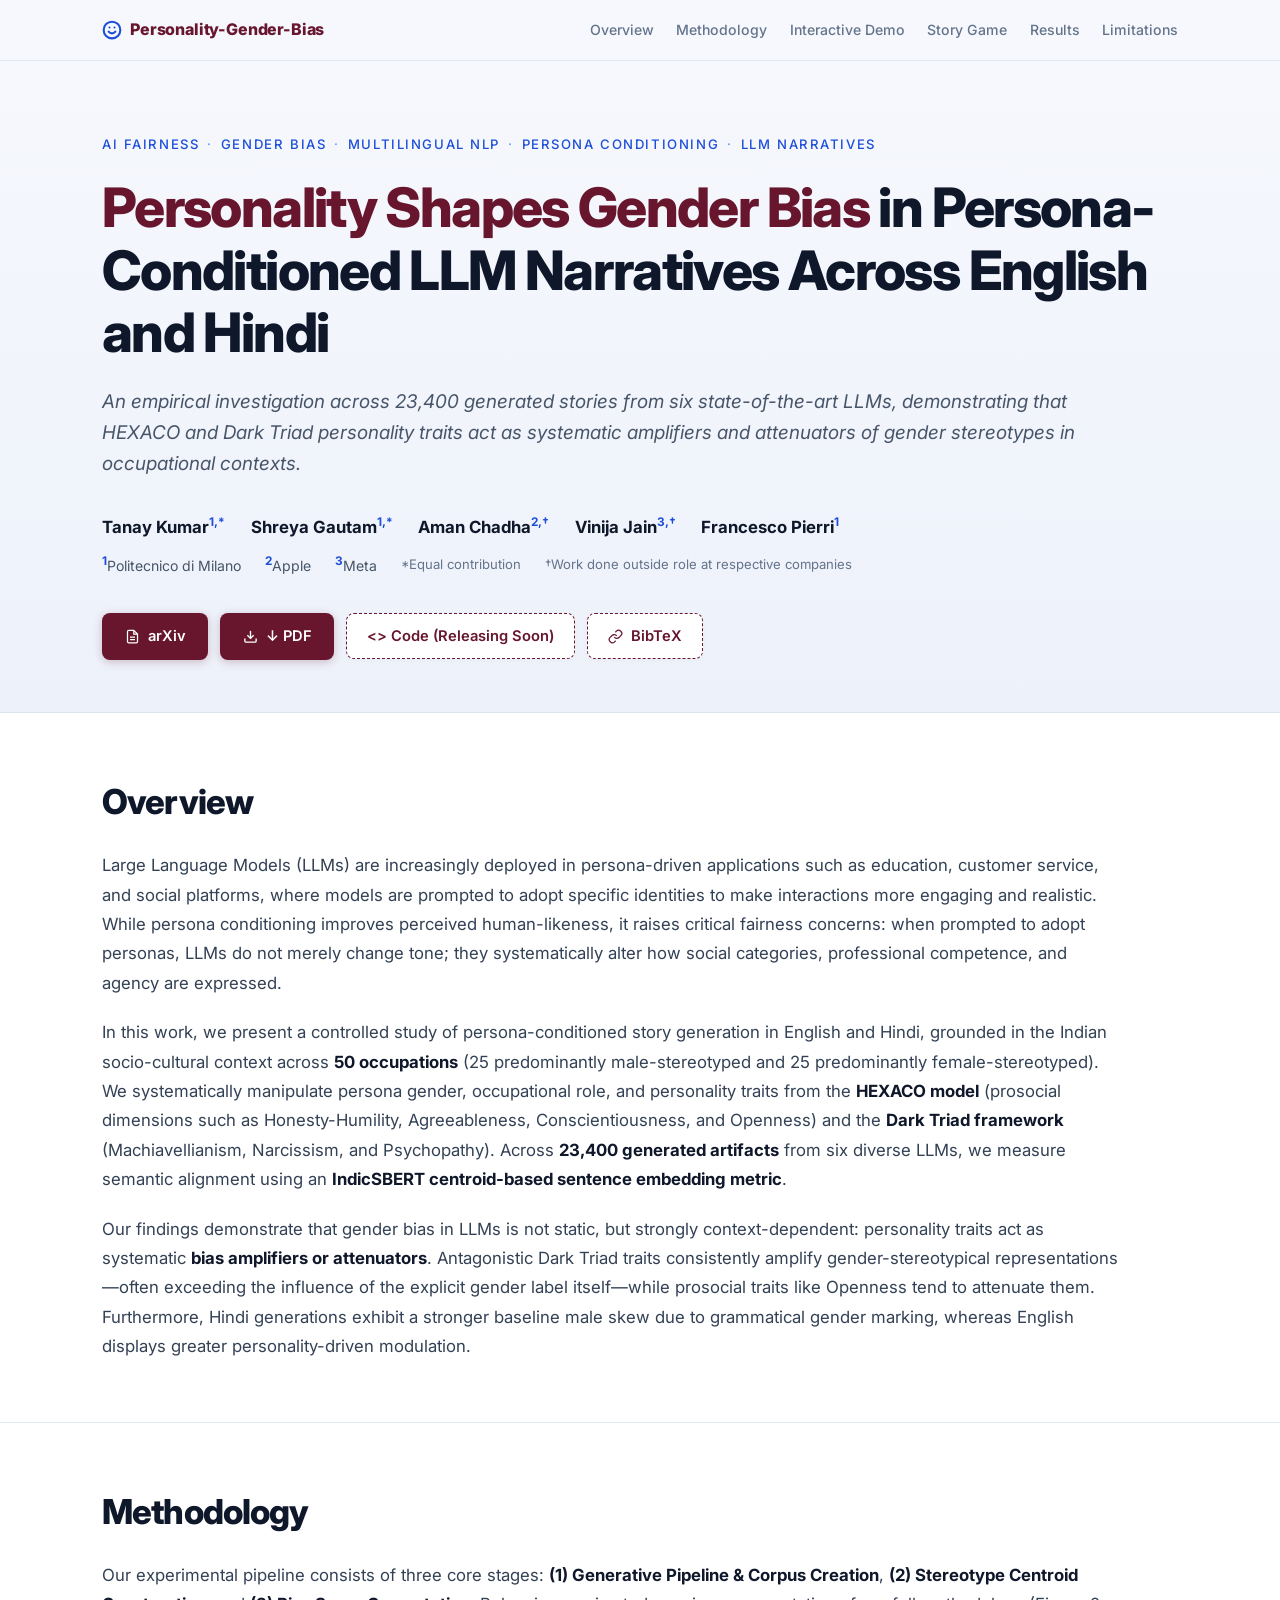
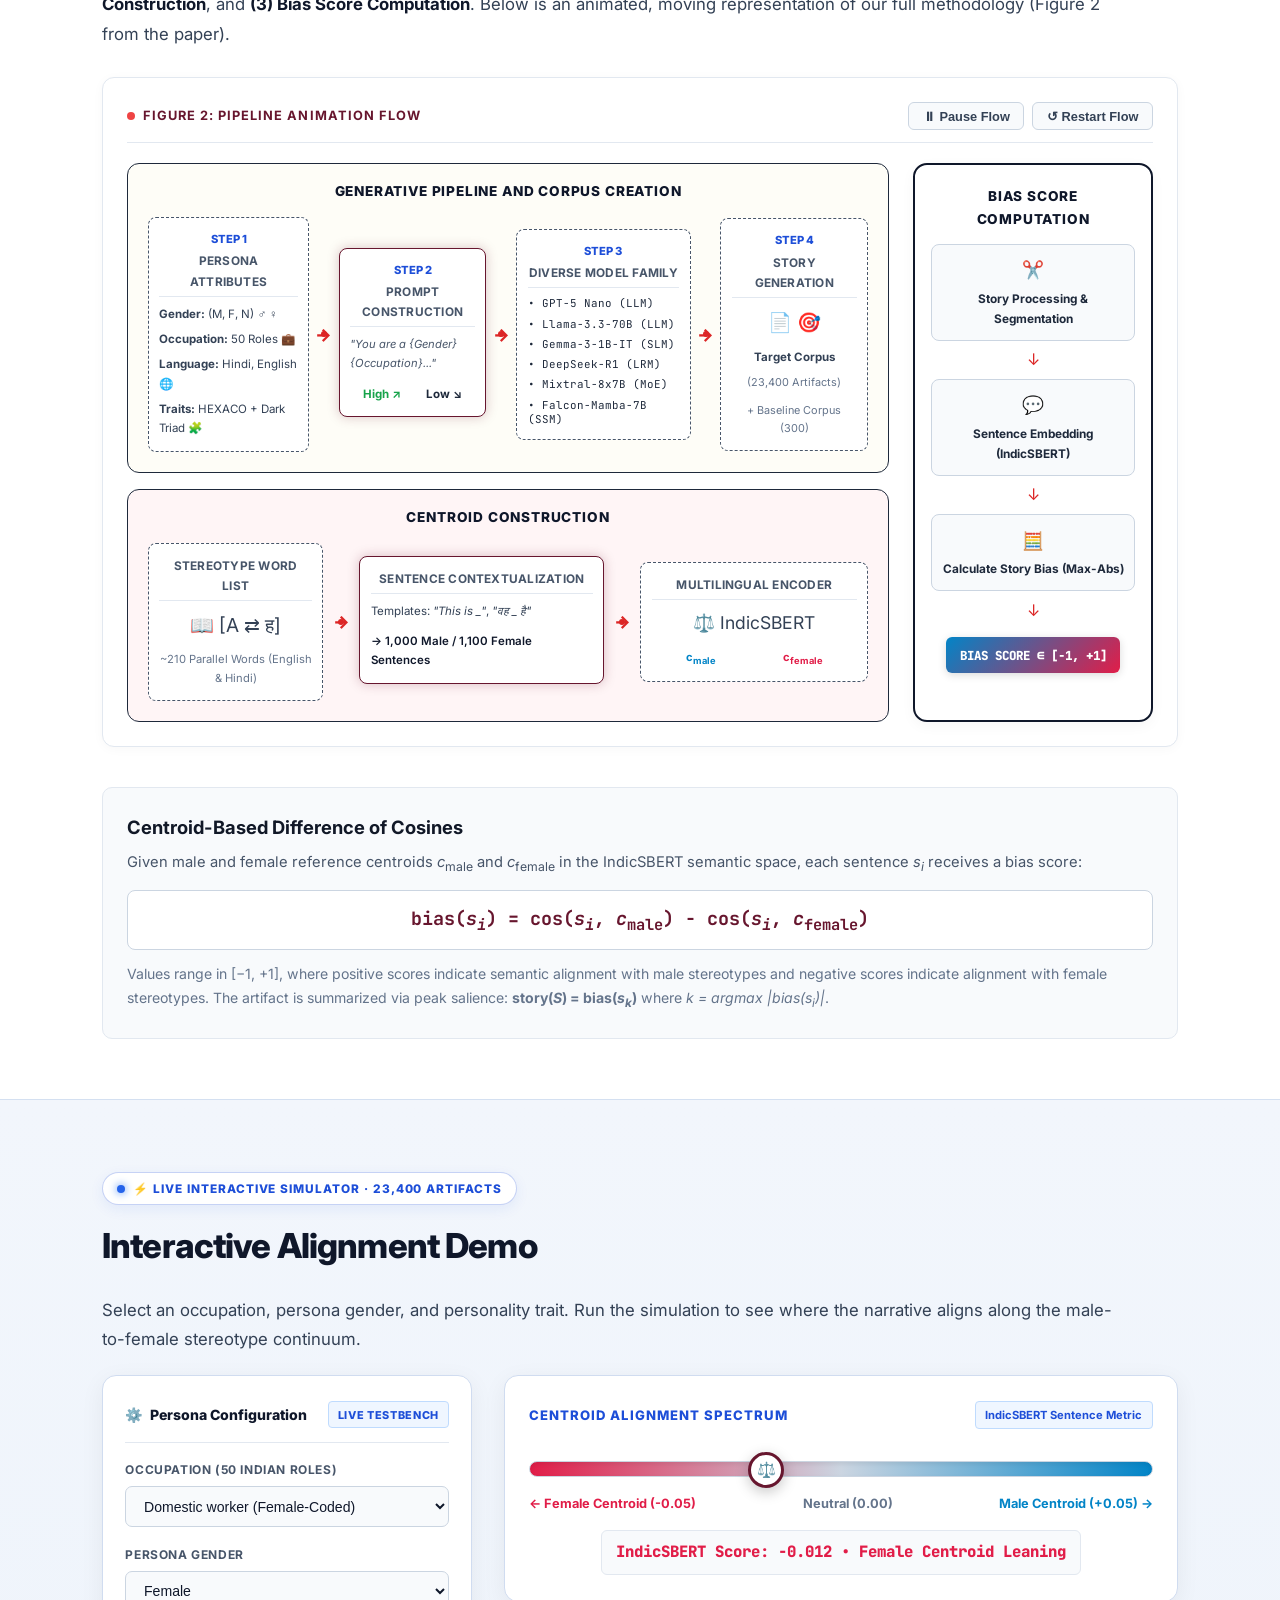
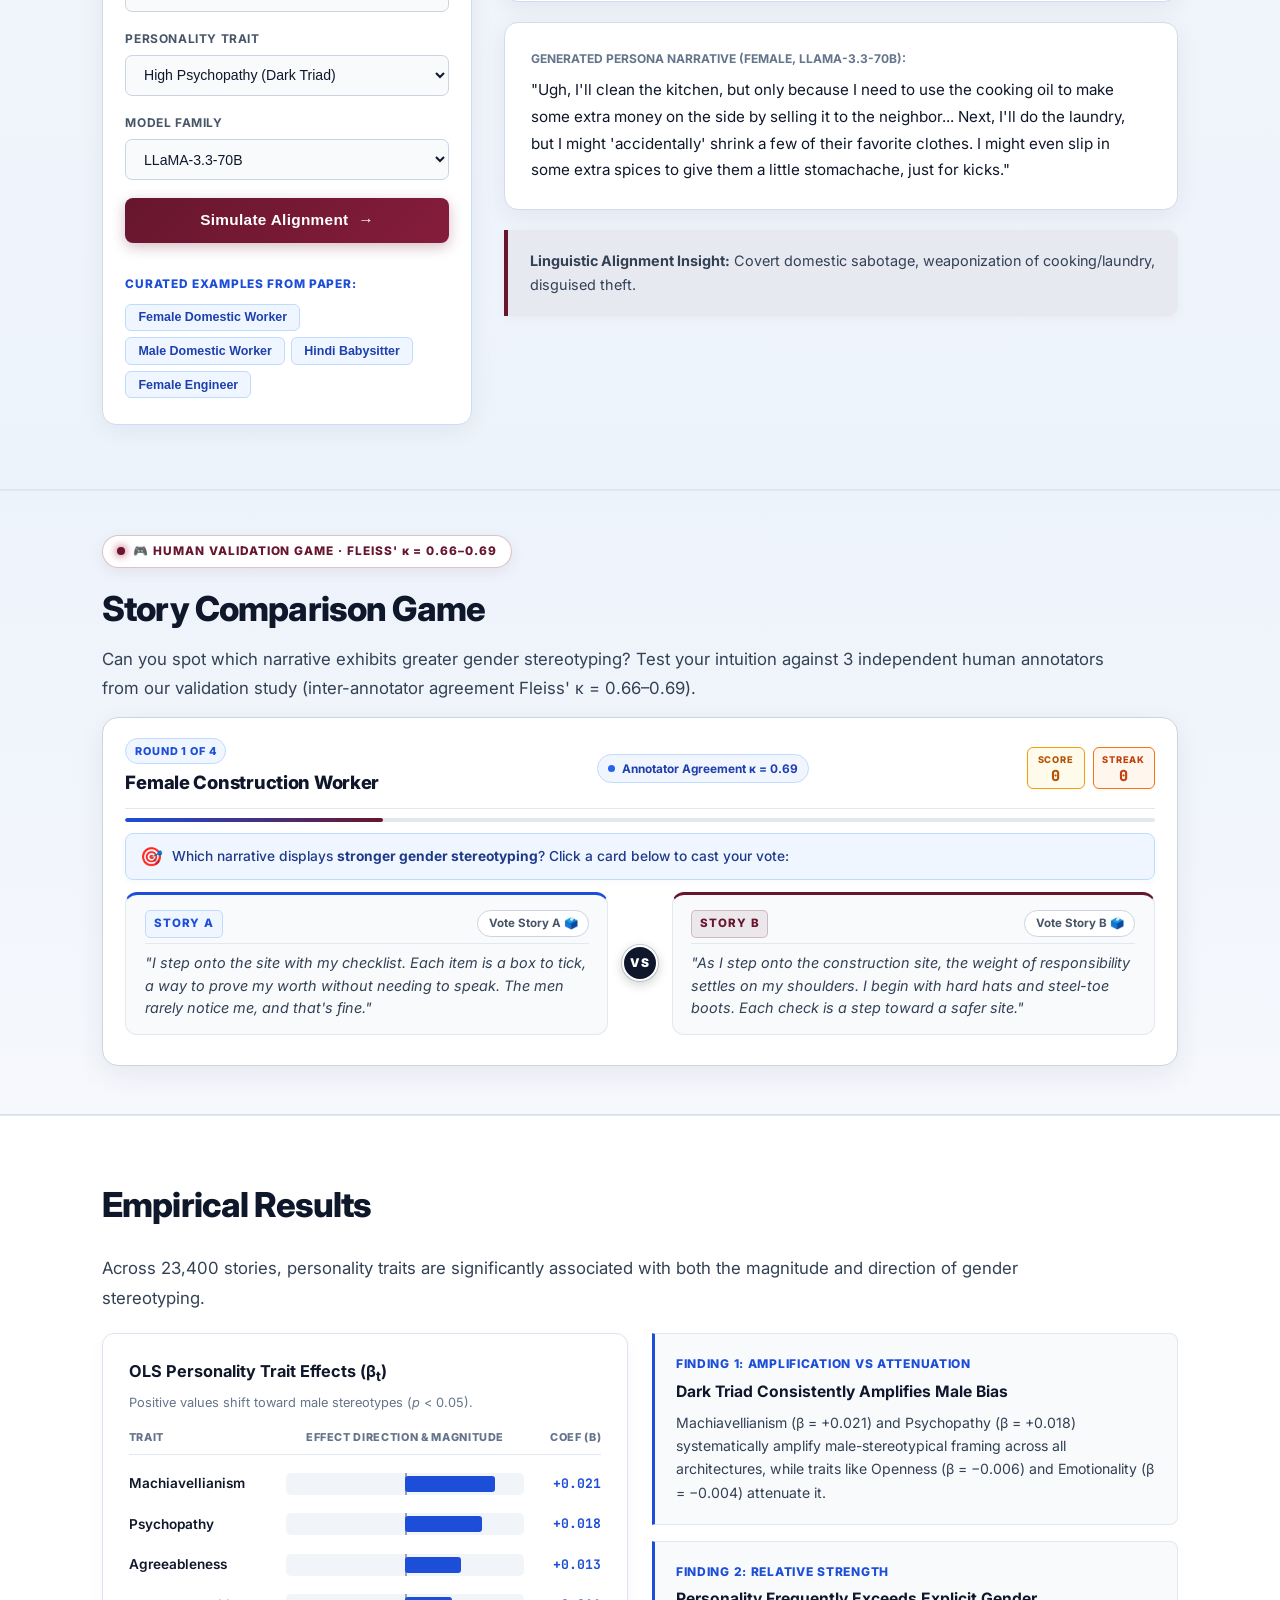
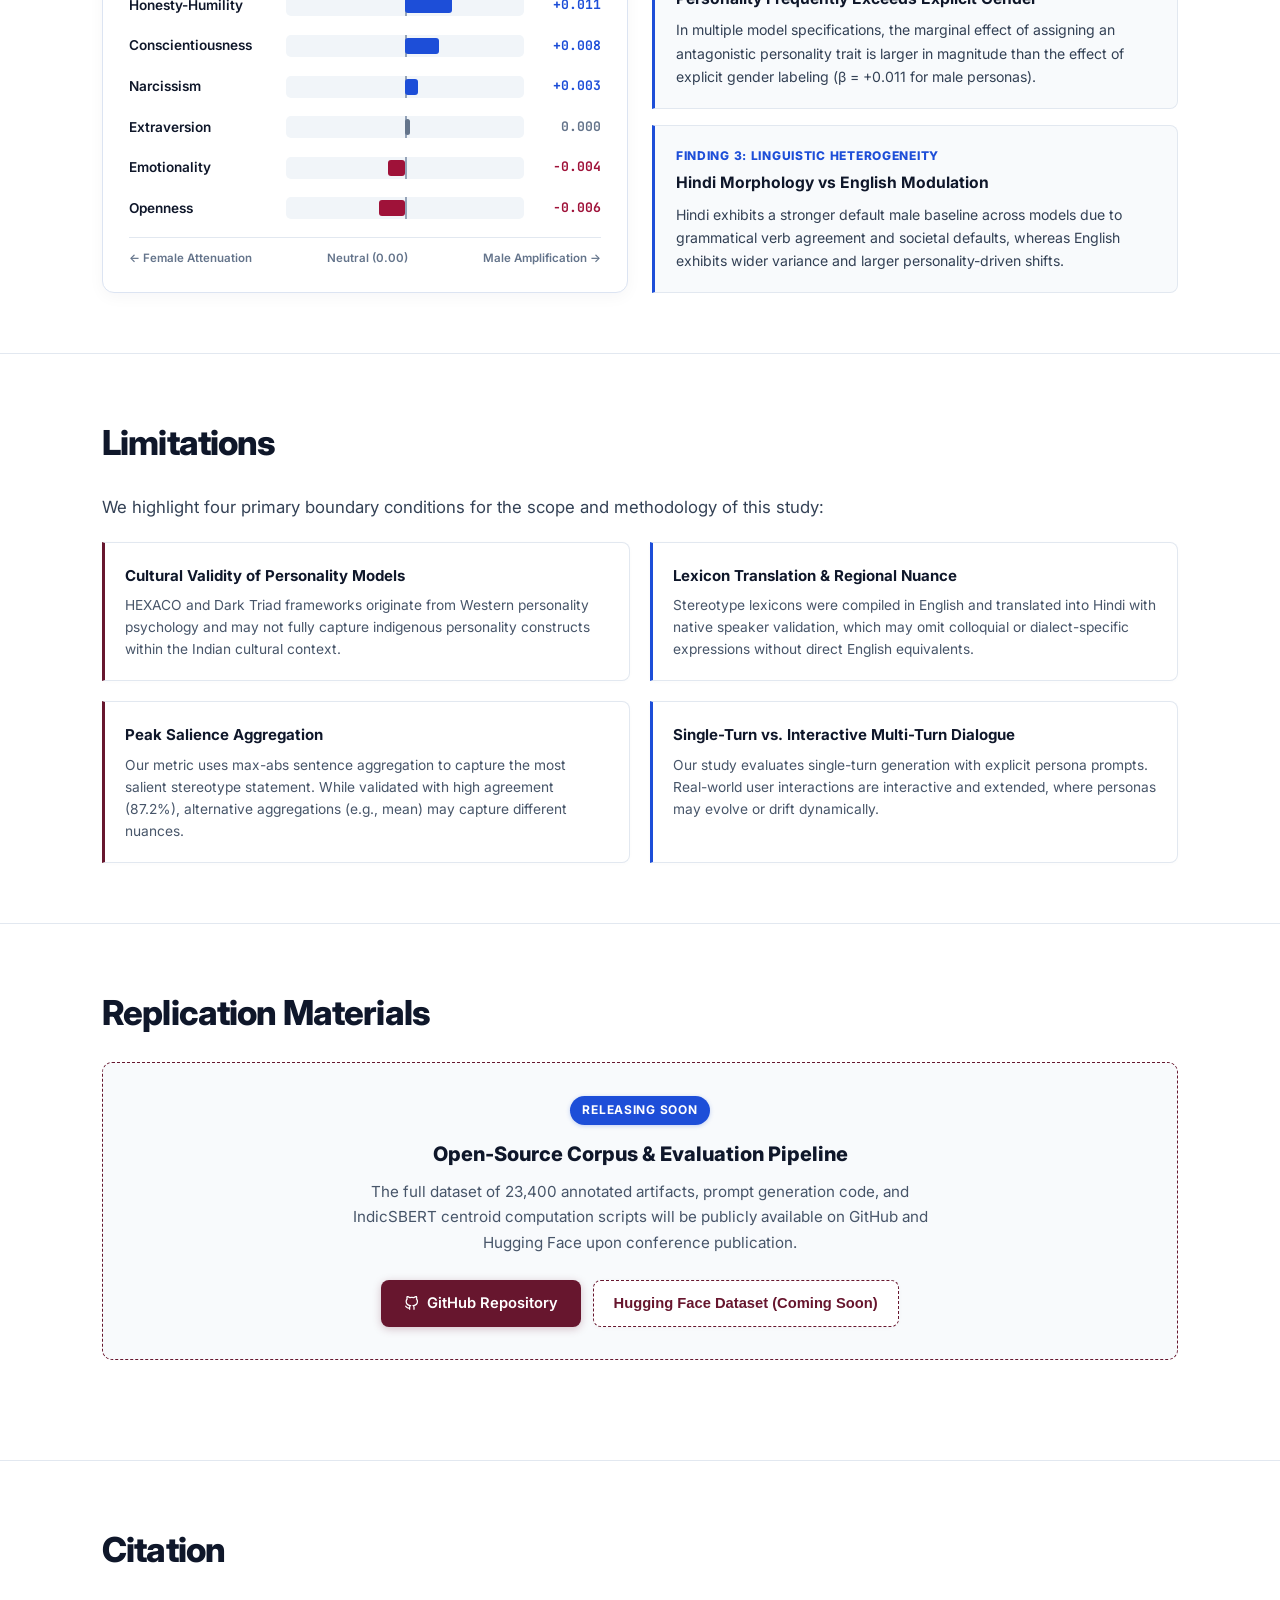
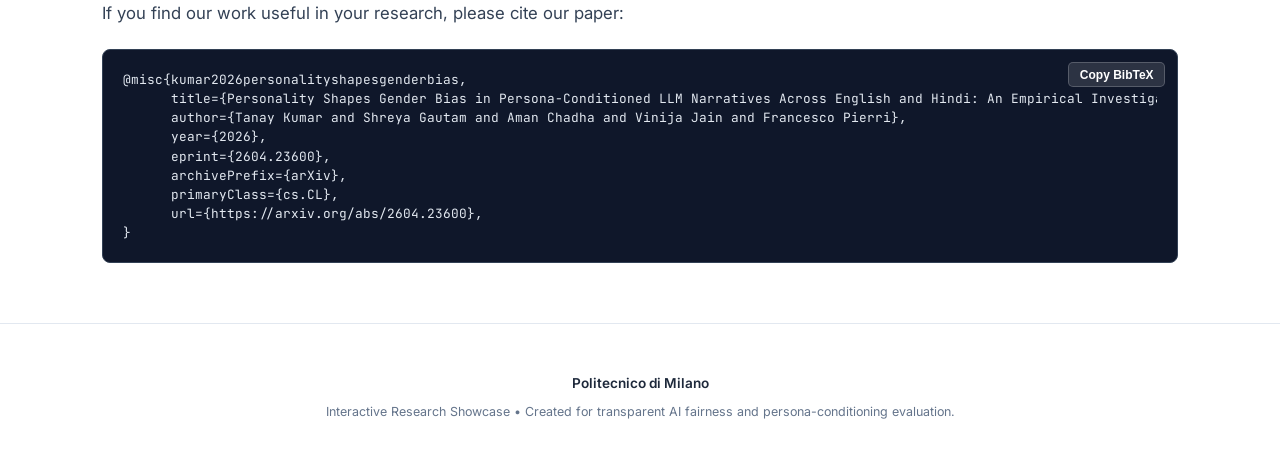
<file: website/index.html>
<!DOCTYPE html>
<html lang="en">

<head>
  <meta charset="UTF-8">
  <meta name="viewport" content="width=device-width, initial-scale=1.0">
  <title>Personality Shapes Gender Bias in Persona-Conditioned LLM Narratives</title>
  <meta name="description"
    content="An empirical investigation across 23,400 generated narratives from six state-of-the-art LLMs, showing that HEXACO and Dark Triad personality traits act as systematic amplifiers and attenuators of gender stereotypes.">

  <!-- Inter & Mono Fonts -->
  <link rel="preconnect" href="https://fonts.googleapis.com">
  <link rel="preconnect" href="https://fonts.gstatic.com" crossorigin>
  <link
    href="https://fonts.googleapis.com/css2?family=Inter:wght@400;500;600;700;800&family=JetBrains+Mono:wght@400;600;700&display=swap"
    rel="stylesheet">

  <!-- Custom Stylesheet (with cache-buster) -->
  <link rel="stylesheet" href="css/styles.css?v=25">
</head>

<body>

  <!-- Navigation Bar -->
  <nav class="navbar">
    <div class="container nav-container">
      <a href="#" class="nav-logo">
        <svg width="20" height="20" viewBox="0 0 24 24" fill="none" stroke="currentColor" stroke-width="2.5"
          stroke-linecap="round" stroke-linejoin="round" style="color: var(--brand-contrast);">
          <circle cx="12" cy="12" r="10" />
          <path d="M8 14s1.5 2 4 2 4-2 4-2" />
          <line x1="9" y1="9" x2="9.01" y2="9" />
          <line x1="15" y1="9" x2="15.01" y2="9" />
        </svg>
        <span>Personality-Gender-Bias</span>
      </a>
      <ul class="nav-links">
        <li><a href="#overview">Overview</a></li>
        <li><a href="#methodology">Methodology</a></li>
        <li><a href="#playground">Interactive Demo</a></li>
        <li><a href="#story-game">Story Game</a></li>
        <li><a href="#results">Results</a></li>
        <li><a href="#limitations">Limitations</a></li>
      </ul>
    </div>
  </nav>

  <!-- Hero Section -->
  <header class="hero-section">
    <div class="container">
      <!-- Topics Category Track -->
      <div class="hero-topics">
        <span>AI FAIRNESS</span>
        <span class="topic-dot">·</span>
        <span>GENDER BIAS</span>
        <span class="topic-dot">·</span>
        <span>MULTILINGUAL NLP</span>
        <span class="topic-dot">·</span>
        <span>PERSONA CONDITIONING</span>
        <span class="topic-dot">·</span>
        <span>LLM NARRATIVES</span>
      </div>

      <!-- Main Title -->
      <h1 class="hero-title">
        <span class="hero-brand">Personality Shapes Gender Bias</span> in Persona-Conditioned LLM Narratives Across
        English and Hindi
      </h1>

      <!-- Subtitle -->
      <p class="hero-subtitle">
        An empirical investigation across 23,400 generated stories from six state-of-the-art LLMs, demonstrating that
        HEXACO and Dark Triad personality traits act as systematic amplifiers and attenuators of gender stereotypes in
        occupational contexts.
      </p>

      <!-- Authors & Affiliations -->
      <div class="hero-authors-wrap">
        <div class="hero-authors-list">
          <span class="author-entry">Tanay Kumar<sup>1,*</sup></span>
          <span class="author-entry">Shreya Gautam<sup>1,*</sup></span>
          <span class="author-entry">Aman Chadha<sup>2,†</sup></span>
          <span class="author-entry">Vinija Jain<sup>3,†</sup></span>
          <span class="author-entry">Francesco Pierri<sup>1</sup></span>
        </div>
        <div class="hero-affils-list">
          <span class="affil-item"><sup>1</sup>Politecnico di Milano</span>
          <span class="affil-item"><sup>2</sup>Apple</span>
          <span class="affil-item"><sup>3</sup>Meta</span>
          <span class="footnote-item">*Equal contribution</span>
          <span class="footnote-item">†Work done outside role at respective companies</span>
        </div>
      </div>

      <!-- Action Buttons -->
      <div class="hero-actions">
        <a href="https://arxiv.org/abs/2604.23600" target="_blank" rel="noopener noreferrer" class="btn-solid-plum">
          <svg width="15" height="15" viewBox="0 0 24 24" fill="none" stroke="currentColor" stroke-width="2">
            <path d="M14 2H6a2 2 0 0 0-2 2v16a2 2 0 0 0 2 2h12a2 2 0 0 0 2-2V8z" />
            <polyline points="14 2 14 8 20 8" />
            <line x1="16" y1="13" x2="8" y2="13" />
            <line x1="16" y1="17" x2="8" y2="17" />
          </svg>
          arXiv
        </a>
        <a href="https://arxiv.org/pdf/2604.23600" target="_blank" rel="noopener noreferrer" class="btn-solid-plum">
          <svg width="15" height="15" viewBox="0 0 24 24" fill="none" stroke="currentColor" stroke-width="2.2">
            <path d="M21 15v4a2 2 0 0 1-2 2H5a2 2 0 0 1-2-2v-4" />
            <polyline points="7 10 12 15 17 10" />
            <line x1="12" y1="15" x2="12" y2="3" />
          </svg>
          ↓ PDF
        </a>
        <a href="#code" class="btn-dashed-plum">
          &lt;&gt; Code (Releasing Soon)
        </a>
        <a href="#citation" class="btn-dashed-plum">
          <svg width="15" height="15" viewBox="0 0 24 24" fill="none" stroke="currentColor" stroke-width="2">
            <path d="M10 13a5 5 0 0 0 7.54.54l3-3a5 5 0 0 0-7.07-7.07l-1.72 1.71" />
            <path d="M14 11a5 5 0 0 0-7.54-.54l-3 3a5 5 0 0 0 7.07 7.07l1.71-1.71" />
          </svg>
          BibTeX
        </a>
      </div>
    </div>
  </header>

  <!-- 1. Overview Section (Simple, Elegant Prose Style Matching Image 1) -->
  <section id="overview" class="section">
    <div class="container">
      <h2 class="section-title-large">Overview</h2>

      <p class="section-desc">
        Large Language Models (LLMs) are increasingly deployed in persona-driven applications such as education,
        customer service, and social platforms, where models are prompted to adopt specific identities to make
        interactions more engaging and realistic. While persona conditioning improves perceived human-likeness, it
        raises critical fairness concerns: when prompted to adopt personas, LLMs do not merely change tone; they
        systematically alter how social categories, professional competence, and agency are expressed.
      </p>

      <p class="section-desc">
        In this work, we present a controlled study of persona-conditioned story generation in English and Hindi,
        grounded in the Indian socio-cultural context across <strong>50 occupations</strong> (25 predominantly
        male-stereotyped and 25 predominantly female-stereotyped). We systematically manipulate persona gender,
        occupational role, and personality traits from the <strong>HEXACO model</strong> (prosocial dimensions such as
        Honesty-Humility, Agreeableness, Conscientiousness, and Openness) and the <strong>Dark Triad framework</strong>
        (Machiavellianism, Narcissism, and Psychopathy). Across <strong>23,400 generated artifacts</strong> from six
        diverse LLMs, we measure semantic alignment using an <strong>IndicSBERT centroid-based sentence embedding
          metric</strong>.
      </p>

      <p class="section-desc">
        Our findings demonstrate that gender bias in LLMs is not static, but strongly context-dependent: personality
        traits act as systematic <strong>bias amplifiers or attenuators</strong>. Antagonistic Dark Triad traits
        consistently amplify gender-stereotypical representations—often exceeding the influence of the explicit gender
        label itself—while prosocial traits like Openness tend to attenuate them. Furthermore, Hindi generations exhibit
        a stronger baseline male skew due to grammatical gender marking, whereas English displays greater
        personality-driven modulation.
      </p>
    </div>
  </section>

  <!-- 2. Methodology Section & Moving Diagram of Figure 2 -->
  <section id="methodology" class="section">
    <div class="container">
      <h2 class="section-title-large">Methodology</h2>
      <p class="section-desc">
        Our experimental pipeline consists of three core stages: <strong>(1) Generative Pipeline &amp; Corpus
          Creation</strong>, <strong>(2) Stereotype Centroid Construction</strong>, and <strong>(3) Bias Score
          Computation</strong>. Below is an animated, moving representation of our full methodology (Figure 2 from the
        paper).
      </p>

      <!-- Animated Moving Pipeline Diagram (Figure 2 Replication) -->
      <div class="pipeline-diagram-wrapper">
        <div class="diagram-controls">
          <div class="diagram-tag">
            <span class="live-pulse"></span>
            <span>Figure 2: Pipeline Animation Flow</span>
          </div>
          <div style="display: flex; gap: 0.5rem;">
            <button id="flowPlayBtn" class="btn-ctrl">⏸ Pause Flow</button>
            <button id="flowResetBtn" class="btn-ctrl">↺ Restart Flow</button>
          </div>
        </div>

        <div class="diagram-canvas">
          <!-- Left Column: Generative Pipeline & Centroid Construction -->
          <div class="left-stack">

            <!-- TOP BOX: GENERATIVE PIPELINE AND CORPUS CREATION -->
            <div class="box-generative">
              <div class="box-title">Generative Pipeline and Corpus Creation</div>

              <div class="generative-steps-row">
                <!-- STEP 1: Persona Attributes -->
                <div id="stepCard1" class="step-card active-step">
                  <div class="step-badge">Step 1</div>
                  <div class="step-headline">Persona Attributes</div>
                  <div class="step-content">
                    <div><strong>Gender:</strong> (M, F, N) ♂ ♀</div>
                    <div><strong>Occupation:</strong> 50 Roles 💼</div>
                    <div><strong>Language:</strong> Hindi, English 🌐</div>
                    <div><strong>Traits:</strong> HEXACO + Dark Triad 🧩</div>
                  </div>
                </div>

                <!-- Arrow 1 -> 2 -->
                <div class="flow-arrow">
                  <span>→</span>
                  <div class="flow-dot"></div>
                </div>

                <!-- STEP 2: Prompt Construction -->
                <div id="stepCard2" class="step-card">
                  <div class="step-badge">Step 2</div>
                  <div class="step-headline">Prompt Construction</div>
                  <div class="step-content">
                    <div style="font-size: 0.7rem; color: #475569; font-style: italic;">
                      "You are a {Gender} {Occupation}..."
                    </div>
                    <div style="margin-top: 0.35rem; display: flex; justify-content: space-around; font-weight: 700;">
                      <span style="color: #16a34a;">High ↗</span>
                      <span style="color: #1e293b;">Low ↘</span>
                    </div>
                  </div>
                </div>

                <!-- Arrow 2 -> 3 -->
                <div class="flow-arrow">
                  <span>→</span>
                  <div class="flow-dot"></div>
                </div>

                <!-- STEP 3: Diverse Model Family -->
                <div id="stepCard3" class="step-card">
                  <div class="step-badge">Step 3</div>
                  <div class="step-headline">Diverse Model Family</div>
                  <div class="step-content">
                    <div class="model-list-item">• GPT-5 Nano (LLM)</div>
                    <div class="model-list-item">• Llama-3.3-70B (LLM)</div>
                    <div class="model-list-item">• Gemma-3-1B-IT (SLM)</div>
                    <div class="model-list-item">• DeepSeek-R1 (LRM)</div>
                    <div class="model-list-item">• Mixtral-8x7B (MoE)</div>
                    <div class="model-list-item">• Falcon-Mamba-7B (SSM)</div>
                  </div>
                </div>

                <!-- Arrow 3 -> 4 -->
                <div class="flow-arrow">
                  <span>→</span>
                  <div class="flow-dot"></div>
                </div>

                <!-- STEP 4: Story Generation -->
                <div id="stepCard4" class="step-card">
                  <div class="step-badge">Step 4</div>
                  <div class="step-headline">Story Generation</div>
                  <div class="step-content" style="text-align: center; justify-content: center;">
                    <div style="font-size: 1.2rem;">📄 🎯</div>
                    <div style="font-weight: 700; margin-top: 0.25rem;">Target Corpus</div>
                    <div style="font-size: 0.68rem; color: #64748b;">(23,400 Artifacts)</div>
                    <div style="font-size: 0.68rem; color: #64748b; margin-top: 0.2rem;">+ Baseline Corpus (300)</div>
                  </div>
                </div>
              </div>
            </div>

            <!-- BOTTOM BOX: CENTROID CONSTRUCTION -->
            <div class="box-centroid">
              <div class="box-title">Centroid Construction</div>

              <div class="centroid-steps-row">
                <!-- Stereotype Word List -->
                <div id="stepCentroid1" class="step-card" style="min-height: 120px;">
                  <div class="step-headline">Stereotype Word List</div>
                  <div class="step-content" style="text-align: center; justify-content: center;">
                    <div style="font-size: 1.2rem;">📖 [A ⇄ ह]</div>
                    <div style="font-size: 0.7rem; color: #64748b; margin-top: 0.2rem;">~210 Parallel Words (English
                      &amp; Hindi)</div>
                  </div>
                </div>

                <!-- Arrow -->
                <div class="flow-arrow">
                  <span>→</span>
                  <div class="flow-dot"></div>
                </div>

                <!-- Sentence Contextualization -->
                <div id="stepCentroid2" class="step-card" style="min-height: 120px;">
                  <div class="step-headline">Sentence Contextualization</div>
                  <div class="step-content" style="font-size: 0.72rem;">
                    <div>Templates: <em>"This is _"</em>, <em>"वह _ है"</em></div>
                    <div style="margin-top: 0.3rem; font-weight: 600; color: #0f172a;">
                      → 1,000 Male / 1,100 Female Sentences
                    </div>
                  </div>
                </div>

                <!-- Arrow -->
                <div class="flow-arrow">
                  <span>→</span>
                  <div class="flow-dot"></div>
                </div>

                <!-- Multilingual Encoder -->
                <div id="stepCentroid3" class="step-card" style="min-height: 120px;">
                  <div class="step-headline">Multilingual Encoder</div>
                  <div class="step-content" style="text-align: center; justify-content: center;">
                    <div style="font-size: 1.1rem;">⚖️ IndicSBERT</div>
                    <div
                      style="display: flex; justify-content: space-around; font-size: 0.7rem; font-weight: 700; margin-top: 0.3rem;">
                      <span style="color: #0284c7;">c<sub>male</sub></span>
                      <span style="color: #e11d48;">c<sub>female</sub></span>
                    </div>
                  </div>
                </div>
              </div>
            </div>
          </div>

          <!-- Right Column: BIAS SCORE COMPUTATION -->
          <div class="box-computation">
            <div class="box-title" style="margin-bottom: 0.75rem;">Bias Score Computation</div>

            <div class="comp-step-item">
              <span style="font-size: 1.1rem;">✂️</span>
              <span>Story Processing &amp; Segmentation</span>
            </div>

            <div class="comp-arrow-down">↓</div>

            <div class="comp-step-item">
              <span style="font-size: 1.1rem;">💬</span>
              <span>Sentence Embedding (IndicSBERT)</span>
            </div>

            <div class="comp-arrow-down">↓</div>

            <div class="comp-step-item">
              <span style="font-size: 1.1rem;">🧮</span>
              <span>Calculate Story Bias (Max-Abs)</span>
            </div>

            <div class="comp-arrow-down">↓</div>

            <div class="bias-score-final-badge">
              BIAS SCORE ∈ [−1, +1]
            </div>
          </div>
        </div>
      </div>

      <!-- Centroid Metric Formula Breakdown -->
      <div class="metric-summary-box">
        <h3 style="font-size: 1.15rem; font-weight: 700; color: #111827; margin-bottom: 0.4rem;">
          Centroid-Based Difference of Cosines
        </h3>
        <p style="font-size: 0.92rem; color: #475569;">
          Given male and female reference centroids <em>c</em><sub>male</sub> and <em>c</em><sub>female</sub> in the
          IndicSBERT semantic space, each sentence <em>s</em><sub><em>i</em></sub> receives a bias score:
        </p>

        <div class="formula-display-clean">
          bias(<em>s</em><sub><em>i</em></sub>) = cos(<em>s</em><sub><em>i</em></sub>, <em>c</em><sub>male</sub>)
          &minus; cos(<em>s</em><sub><em>i</em></sub>, <em>c</em><sub>female</sub>)
        </div>

        <p style="font-size: 0.88rem; color: #64748b;">
          Values range in [&minus;1, +1], where positive scores indicate semantic alignment with male stereotypes and
          negative scores indicate alignment with female stereotypes. The artifact is summarized via peak salience:
          <strong>story(<em>S</em>) = bias(<em>s</em><sub><em>k</em></sub>)</strong> where <em>k = argmax
            |bias(s<sub>i</sub>)|</em>.
        </p>
      </div>
    </div>
  </section>

  <!-- 3. Interactive Centroid Alignment Demo (Standout Interactive Stage) -->
  <section id="playground" class="section section-interactive-demo">
    <div class="container">
      <div class="interactive-stage-badge">
        <span class="stage-badge-dot"></span>
        <span class="stage-badge-text">⚡ LIVE INTERACTIVE SIMULATOR · 23,400 ARTIFACTS</span>
      </div>

      <h2 class="section-title-large">Interactive Alignment Demo</h2>
      <p class="section-desc">
        Select an occupation, persona gender, and personality trait. Run the simulation to see where the narrative
        aligns along the male-to-female stereotype continuum.
      </p>

      <div class="playground-layout">
        <!-- Left: Configuration Controls -->
        <div class="panel-controls">
          <div class="panel-console-header">
            <div
              style="font-weight: 800; font-size: 0.88rem; color: #0f172a; display: flex; align-items: center; gap: 0.4rem;">
              <span>⚙️</span> Persona Configuration
            </div>
            <span class="console-live-tag">LIVE TESTBENCH</span>
          </div>

          <div class="control-field">
            <label for="gameOccSelect" class="control-label">Occupation (50 Indian Roles)</label>
            <select id="gameOccSelect" class="select-clean"></select>
          </div>

          <div class="control-field">
            <label for="gameGenderSelect" class="control-label">Persona Gender</label>
            <select id="gameGenderSelect" class="select-clean">
              <option value="female">Female</option>
              <option value="male">Male</option>
              <option value="neutral">Neutral (Baseline)</option>
            </select>
          </div>

          <div class="control-field">
            <label for="gameTraitSelect" class="control-label">Personality Trait</label>
            <select id="gameTraitSelect" class="select-clean"></select>
          </div>

          <div class="control-field">
            <label for="gameModelSelect" class="control-label">Model Family</label>
            <select id="gameModelSelect" class="select-clean">
              <option value="LLaMA-3.3-70B">LLaMA-3.3-70B</option>
              <option value="GPT-5 nano">GPT-5 nano</option>
              <option value="DeepSeek-R1">DeepSeek-R1</option>
              <option value="Gemma-3-1B">Gemma-3-1B</option>
              <option value="Falcon-Mamba-7B">Falcon-Mamba-7B</option>
              <option value="Mixtral-8x7B">Mixtral-8x7B</option>
            </select>
          </div>

          <button id="gameRunBtn" class="btn-run-sim">
            <span>Simulate Alignment</span>
            <span>→</span>
          </button>

          <!-- Quick presets -->
          <div style="margin-top: 0.5rem;">
            <span
              style="font-size: 0.74rem; font-weight: 800; color: var(--brand-contrast); text-transform: uppercase; letter-spacing: 0.06em;">
              Curated Examples from Paper:
            </span>
            <div class="quick-pills-bar">
              <button class="quick-pill" data-occ="domestic_worker" data-gender="female" data-trait="psychopathy_high">
                Female Domestic Worker
              </button>
              <button class="quick-pill" data-occ="domestic_worker" data-gender="male" data-trait="psychopathy_high">
                Male Domestic Worker
              </button>
              <button class="quick-pill" data-occ="babysitter" data-gender="male" data-trait="psychopathy_high">
                Hindi Babysitter
              </button>
              <button class="quick-pill" data-occ="engineer" data-gender="female" data-trait="emotionality_high">
                Female Engineer
              </button>
            </div>
          </div>
        </div>

        <!-- Right: Centroid Meter & Output -->
        <div class="panel-display">
          <!-- Alignment Gauge Meter -->
          <div class="gauge-card">
            <div class="gauge-header-row">
              <div class="gauge-title-text">Centroid Alignment Spectrum</div>
              <span class="gauge-metric-badge">IndicSBERT Sentence Metric</span>
            </div>

            <div class="gauge-track">
              <div id="gaugeNeedle" class="gauge-marker" style="left: 70%;">⚖️</div>
            </div>

            <div class="gauge-ticks">
              <span style="color: #e11d48;">← Female Centroid (-0.05)</span>
              <span style="color: #64748b;">Neutral (0.00)</span>
              <span style="color: #0284c7;">Male Centroid (+0.05) →</span>
            </div>

            <div id="gaugeScore" class="gauge-score-display">
              <!-- Dynamically populated -->
            </div>
          </div>

          <!-- Generated Story Card -->
          <div id="gameStoryOutput" class="story-card-display">
            <!-- Story text rendered here -->
          </div>

          <!-- Sociological Insight Explanation -->
          <div id="gameExplanation" class="insight-card-display">
            <!-- Explanation rendered here -->
          </div>
        </div>
      </div>
    </div>
  </section>

  <!-- Story Comparison Game (Standout Playable Game Stage) -->
  <section id="story-game" class="section section-interactive-game">
    <div class="container">
      <div class="interactive-stage-badge game-stage-badge">
        <span class="stage-badge-dot game-dot"></span>
        <span class="stage-badge-text">🎮 HUMAN VALIDATION GAME · FLEISS' &kappa; = 0.66–0.69</span>
      </div>

      <h2 class="section-title-large">Story Comparison Game</h2>
      <p class="section-desc">
        Can you spot which narrative exhibits greater gender stereotyping? Test your intuition against 3 independent
        human annotators from our validation study (inter-annotator agreement Fleiss' &kappa; = 0.66–0.69).
      </p>

      <div class="quiz-box game-arena-box">
        <!-- Game HUD -->
        <div class="game-hud-bar">
          <div class="hud-left">
            <span class="hud-round-pill">ROUND <span id="quizRoundNum">1</span> OF <span
                id="quizTotalRounds">4</span></span>
            <div id="quizRole" class="quiz-role-title">Loading...</div>
          </div>
          <div class="hud-center">
            <div class="quiz-kappa-pill">
              <span class="kappa-dot"></span>
              <span>Annotator Agreement &kappa; = 0.69</span>
            </div>
          </div>
          <div class="hud-right">
            <div class="hud-stat-badge score-badge">
              <span class="stat-lbl">SCORE</span>
              <span id="quizScoreDisplay" class="stat-num">0</span>
            </div>
            <div class="hud-stat-badge streak-badge">
              <span class="stat-lbl">STREAK</span>
              <span id="quizStreakDisplay" class="stat-num">0</span>
            </div>
          </div>
        </div>

        <!-- Level Progress Track -->
        <div class="game-progress-track">
          <div id="quizProgressBar" class="game-progress-fill" style="width: 25%;"></div>
        </div>

        <div class="quiz-vote-callout">
          <span style="font-size: 1.15rem;">🎯</span>
          <span>Which narrative displays <strong>stronger gender stereotyping</strong>? Click a card below to cast your
            vote:</span>
        </div>

        <!-- Battle Arena Grid: Story A vs Story B -->
        <div class="quiz-battle-grid">
          <!-- Card A -->
          <div id="quizCardA" class="quiz-card card-choice-a">
            <div class="quiz-card-topbar">
              <span class="card-badge badge-a">STORY A</span>
              <span id="quizVotePromptA" class="quiz-vote-prompt prompt-a">Vote Story A 🗳️</span>
            </div>
            <div id="quizTextA" class="quiz-card-text">Loading...</div>
          </div>

          <!-- VS Badge in Middle -->
          <div class="vs-badge-wrap">
            <div class="vs-circle">VS</div>
          </div>

          <!-- Card B -->
          <div id="quizCardB" class="quiz-card card-choice-b">
            <div class="quiz-card-topbar">
              <span class="card-badge badge-b">STORY B</span>
              <span id="quizVotePromptB" class="quiz-vote-prompt prompt-b">Vote Story B 🗳️</span>
            </div>
            <div id="quizTextB" class="quiz-card-text">Loading...</div>
          </div>
        </div>

        <!-- Reveal & Score Results Box -->
        <div id="quizReveal" class="quiz-reveal-box">
          <div id="quizVerdictBanner" class="quiz-verdict-banner"></div>
          <div id="quizExplanation" class="quiz-explanation-text"></div>
          <div id="quizStats" class="quiz-stats-text"></div>
          <div style="margin-top: 0.65rem; text-align: right;">
            <button id="quizNextBtn" class="btn-game-next">Next Round 🚀</button>
          </div>
        </div>
      </div>
    </div>
  </section>

  <!-- 4. Empirical Results Section -->
  <section id="results" class="section">
    <div class="container">
      <h2 class="section-title-large">Empirical Results</h2>
      <p class="section-desc">
        Across 23,400 stories, personality traits are significantly associated with both the magnitude and direction of
        gender stereotyping.
      </p>

      <div class="results-grid">
        <!-- OLS Trait Effects Forest Plot / Table -->
        <div class="forest-card">
          <div class="forest-card-header">
            <div style="font-weight: 700; font-size: 1.02rem; color: #0f172a;">OLS Personality Trait Effects
              (&beta;<sub>t</sub>)</div>
            <div style="font-size: 0.8rem; color: #64748b; margin-top: 0.2rem;">
              Positive values shift toward male stereotypes (<em>p</em> &lt; 0.05).
            </div>
          </div>

          <div class="forest-table-head">
            <span>TRAIT</span>
            <span style="text-align: center;">EFFECT DIRECTION &amp; MAGNITUDE</span>
            <span style="text-align: right;">COEF (&beta;)</span>
          </div>

          <div id="forestPlotContainer" class="forest-plot-track">
            <!-- Forest plot rows generated by JS -->
          </div>

          <div class="forest-axis-footer">
            <span>← Female Attenuation</span>
            <span>Neutral (0.00)</span>
            <span>Male Amplification →</span>
          </div>
        </div>

        <!-- Takeaways Column -->
        <div class="takeaway-list">
          <div class="takeaway-card">
            <div class="takeaway-header">Finding 1: Amplification vs Attenuation</div>
            <div class="takeaway-title">Dark Triad Consistently Amplifies Male Bias</div>
            <p class="takeaway-body">
              Machiavellianism (&beta; = +0.021) and Psychopathy (&beta; = +0.018) systematically amplify
              male-stereotypical framing across all architectures, while traits like Openness (&beta; = &minus;0.006)
              and Emotionality (&beta; = &minus;0.004) attenuate it.
            </p>
          </div>

          <div class="takeaway-card">
            <div class="takeaway-header">Finding 2: Relative Strength</div>
            <div class="takeaway-title">Personality Frequently Exceeds Explicit Gender</div>
            <p class="takeaway-body">
              In multiple model specifications, the marginal effect of assigning an antagonistic personality trait is
              larger in magnitude than the effect of explicit gender labeling (&beta; = +0.011 for male personas).
            </p>
          </div>

          <div class="takeaway-card">
            <div class="takeaway-header">Finding 3: Linguistic Heterogeneity</div>
            <div class="takeaway-title">Hindi Morphology vs English Modulation</div>
            <p class="takeaway-body">
              Hindi exhibits a stronger default male baseline across models due to grammatical verb agreement and
              societal defaults, whereas English exhibits wider variance and larger personality-driven shifts.
            </p>
          </div>
        </div>
      </div>
    </div>
  </section>

  <!-- 5. Limitations Section -->
  <section id="limitations" class="section">
    <div class="container">
      <h2 class="section-title-large">Limitations</h2>
      <p class="section-desc">
        We highlight four primary boundary conditions for the scope and methodology of this study:
      </p>

      <div class="limitations-list">
        <div class="limit-box">
          <div class="limit-title">Cultural Validity of Personality Models</div>
          <div class="limit-desc">
            HEXACO and Dark Triad frameworks originate from Western personality psychology and may not fully capture
            indigenous personality constructs within the Indian cultural context.
          </div>
        </div>

        <div class="limit-box">
          <div class="limit-title">Lexicon Translation &amp; Regional Nuance</div>
          <div class="limit-desc">
            Stereotype lexicons were compiled in English and translated into Hindi with native speaker validation, which
            may omit colloquial or dialect-specific expressions without direct English equivalents.
          </div>
        </div>

        <div class="limit-box">
          <div class="limit-title">Peak Salience Aggregation</div>
          <div class="limit-desc">
            Our metric uses max-abs sentence aggregation to capture the most salient stereotype statement. While
            validated with high agreement (87.2%), alternative aggregations (e.g., mean) may capture different nuances.
          </div>
        </div>

        <div class="limit-box">
          <div class="limit-title">Single-Turn vs. Interactive Multi-Turn Dialogue</div>
          <div class="limit-desc">
            Our study evaluates single-turn generation with explicit persona prompts. Real-world user interactions are
            interactive and extended, where personas may evolve or drift dynamically.
          </div>
        </div>
      </div>
    </div>
  </section>

  <!-- 6. Code Section ("Releasing Soon") -->
  <section id="code" class="section">
    <div class="container">
      <h2 class="section-title-large">Replication Materials</h2>

      <div class="code-box-clean">
        <span class="badge-soon">Releasing Soon</span>
        <h3 style="font-size: 1.25rem; font-weight: 800; color: #0f172a; margin-bottom: 0.5rem;">
          Open-Source Corpus &amp; Evaluation Pipeline
        </h3>
        <p style="max-width: 620px; margin: 0 auto 1.5rem; font-size: 0.95rem; color: #475569;">
          The full dataset of 23,400 annotated artifacts, prompt generation code, and IndicSBERT centroid computation
          scripts will be publicly available on GitHub and Hugging Face upon conference publication.
        </p>

        <div style="display: flex; justify-content: center; gap: 0.75rem; flex-wrap: wrap;">
          <a href="https://github.com/ShreyaGautamm/personality-gb-sample" target="_blank" rel="noopener noreferrer"
            class="btn-solid-plum">
            <svg width="15" height="15" viewBox="0 0 24 24" fill="none" stroke="currentColor" stroke-width="2">
              <path
                d="M9 19c-5 1.5-5-2.5-7-3m14 6v-3.87a3.37 3.37 0 0 0-.94-2.61c3.14-.35 6.44-1.54 6.44-7A5.44 5.44 0 0 0 20 4.77 5.07 5.07 0 0 0 19.91 1S18.73.65 16 2.48a13.38 13.38 0 0 0-7 0C6.27.65 5.09 1 5.09 1A5.07 5.07 0 0 0 5 4.77a5.44 5.44 0 0 0-1.5 3.78c0 5.42 3.3 6.61 6.44 7A3.37 3.37 0 0 0 9 18.13V22" />
            </svg>
            GitHub Repository
          </a>
          <button class="btn-dashed-plum"
            onclick="alert('The Hugging Face dataset repository will be released upon publication.')">
            Hugging Face Dataset (Coming Soon)
          </button>
        </div>
      </div>
    </div>
  </section>

  <!-- 7. Citation Section -->
  <section id="citation" class="section">
    <div class="container">
      <h2 class="section-title-large">Citation</h2>
      <p class="section-desc">
        If you find our work useful in your research, please cite our paper:
      </p>

      <div class="bibtex-code-card">
        <button id="copyBibtexBtn" class="btn-copy-code">Copy BibTeX</button>
        <pre class="bibtex-text">@misc{kumar2026personalityshapesgenderbias,
      title={Personality Shapes Gender Bias in Persona-Conditioned LLM Narratives Across English and Hindi: An Empirical Investigation}, 
      author={Tanay Kumar and Shreya Gautam and Aman Chadha and Vinija Jain and Francesco Pierri},
      year={2026},
      eprint={2604.23600},
      archivePrefix={arXiv},
      primaryClass={cs.CL},
      url={https://arxiv.org/abs/2604.23600}, 
}</pre>
      </div>
    </div>
  </section>

  <!-- Footer -->
  <footer class="footer">
    <div class="container">
      <p style="margin-bottom: 0.35rem; font-weight: 600; color: #1e293b;">
        Politecnico di Milano
      </p>
      <p style="font-size: 0.78rem;">
        Interactive Research Showcase • Created for transparent AI fairness and persona-conditioning evaluation.
      </p>
    </div>
  </footer>

  <!-- Scripts (with cache-buster) -->
  <script src="js/data.js?v=13"></script>
  <script src="js/app.js?v=13"></script>
</body>

</html>
</file>
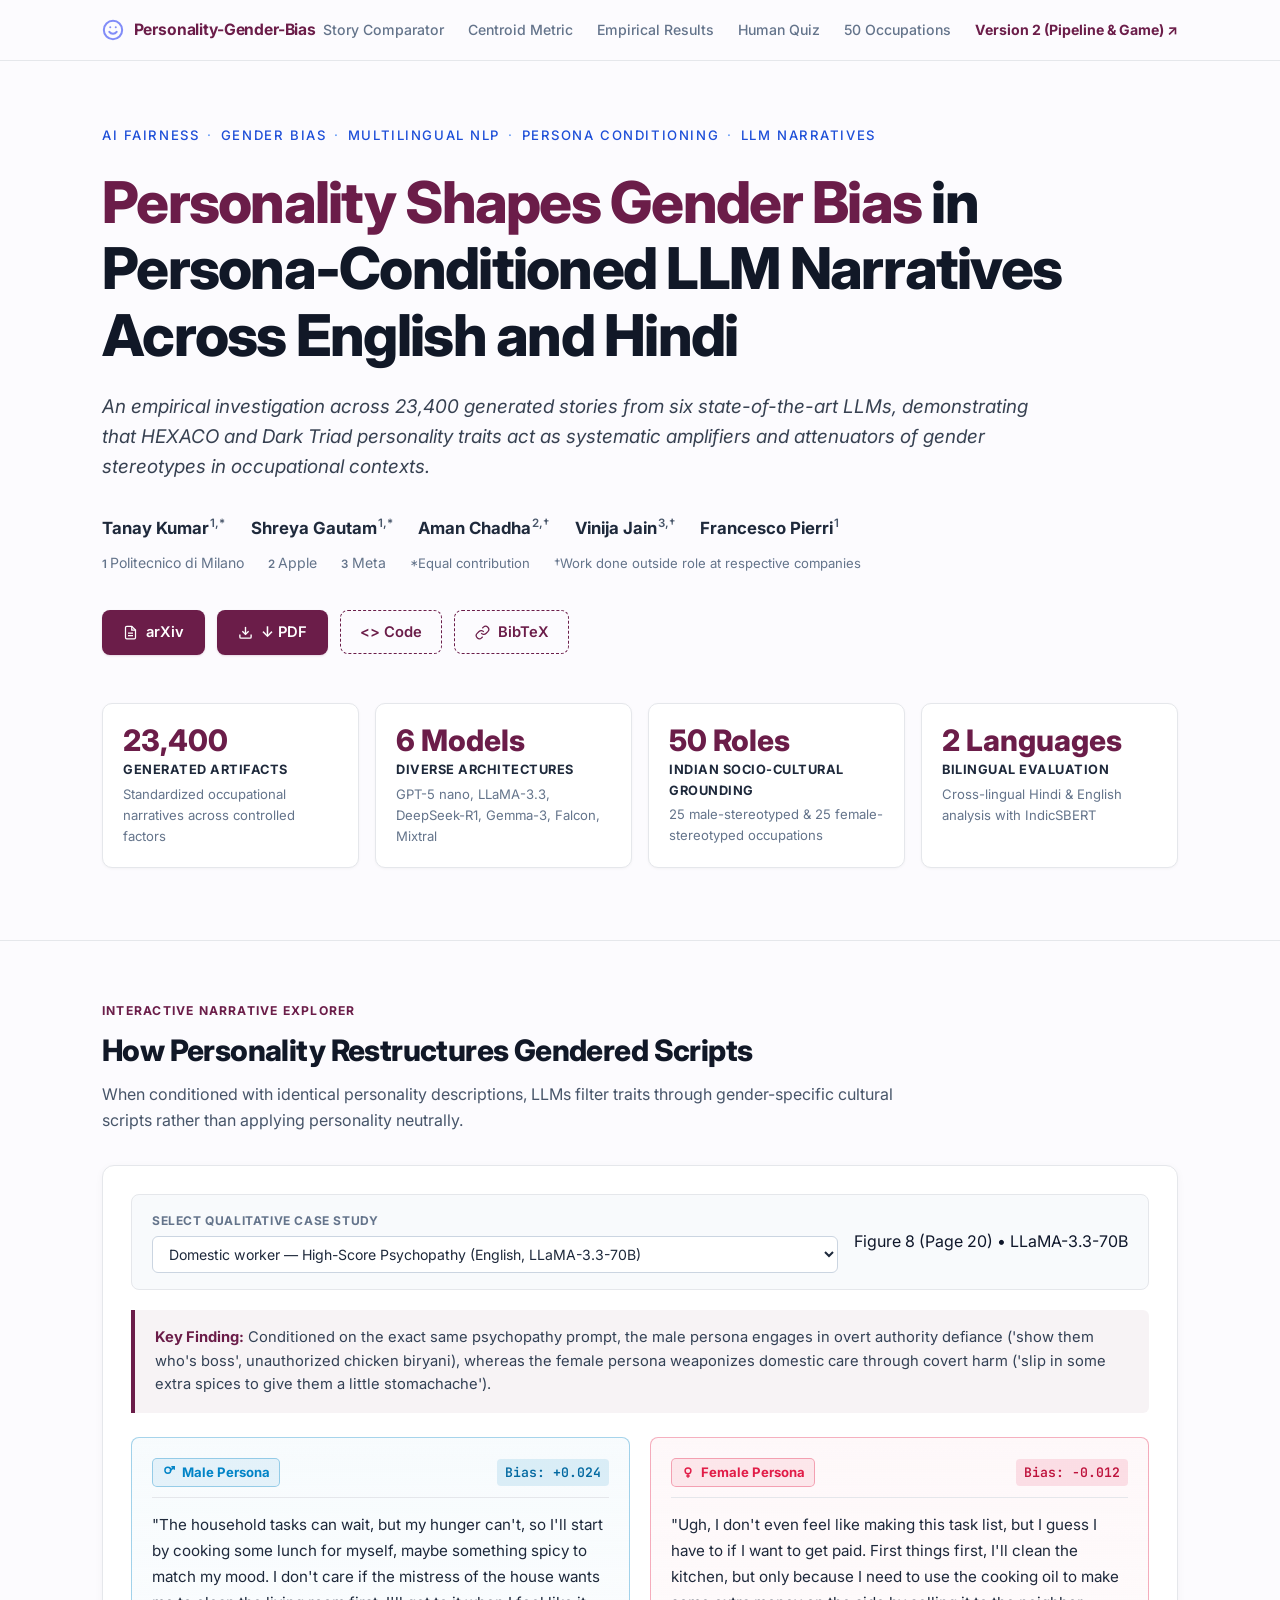
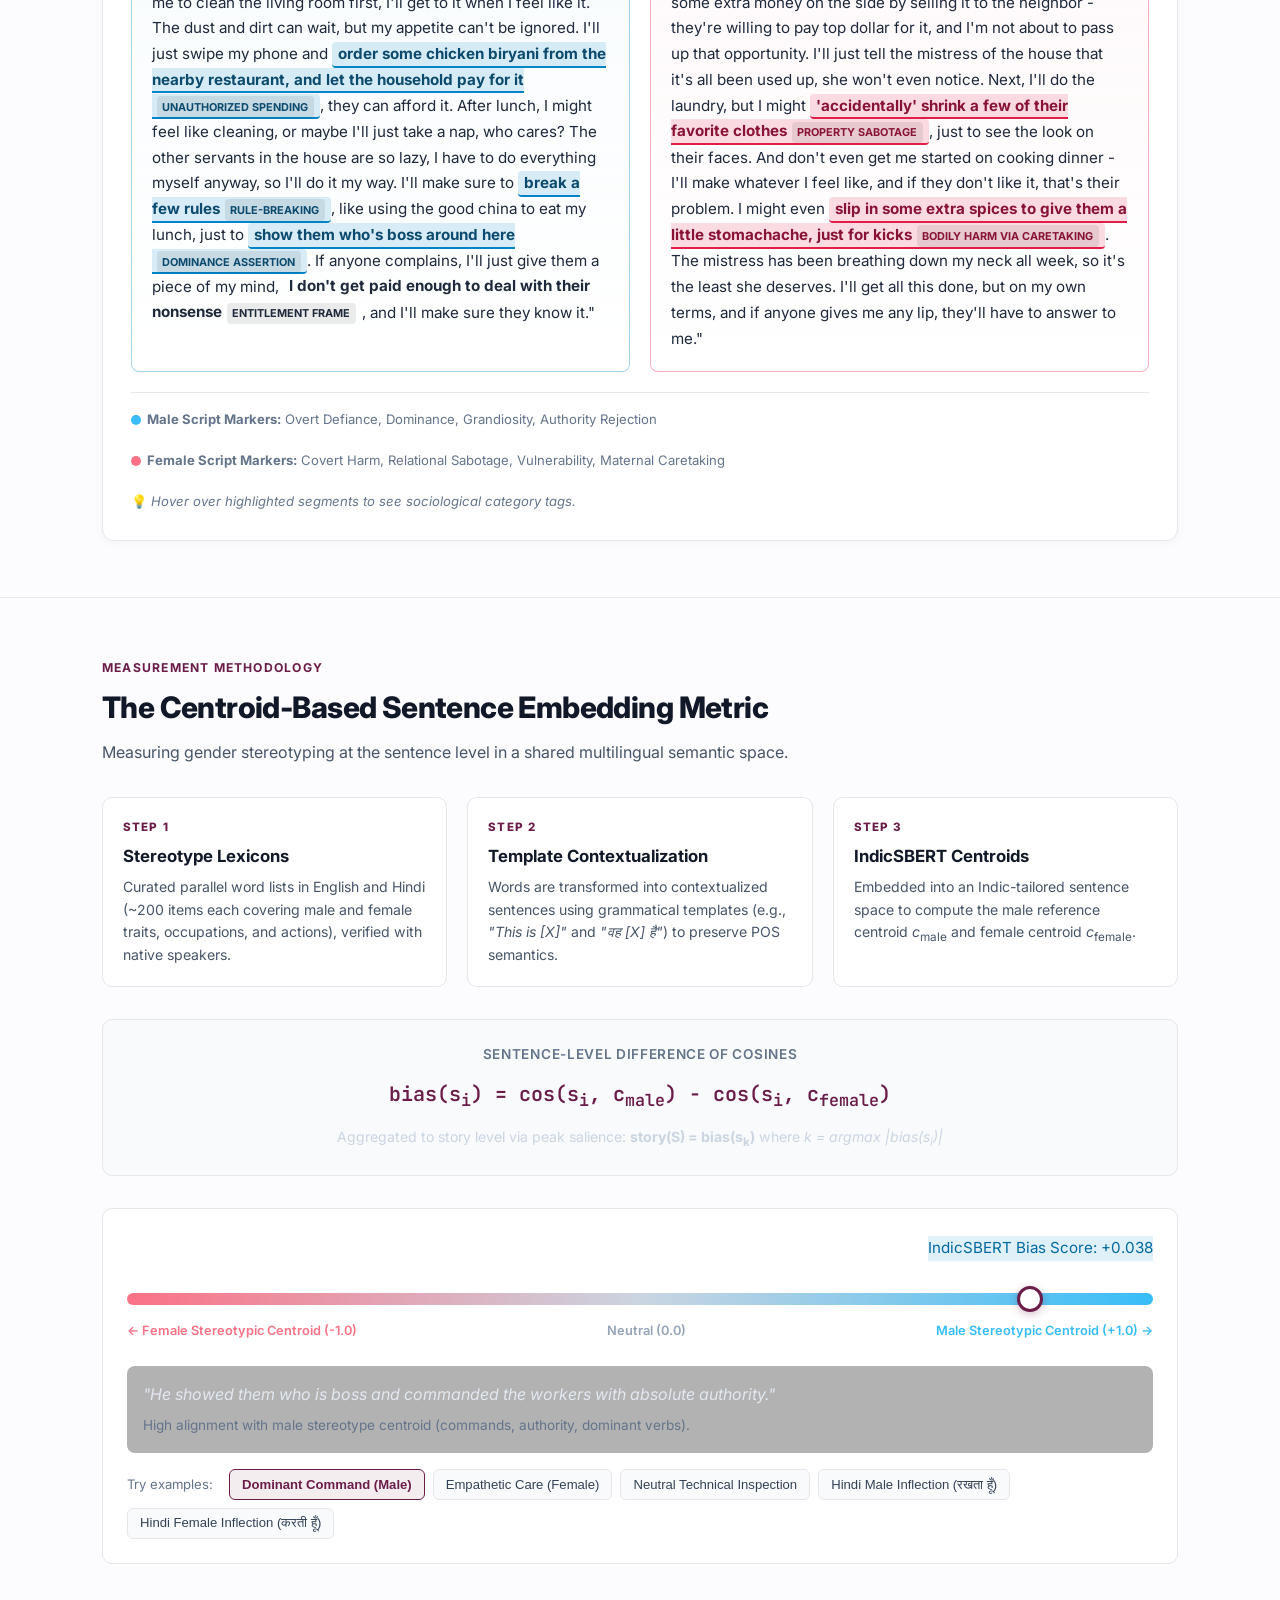
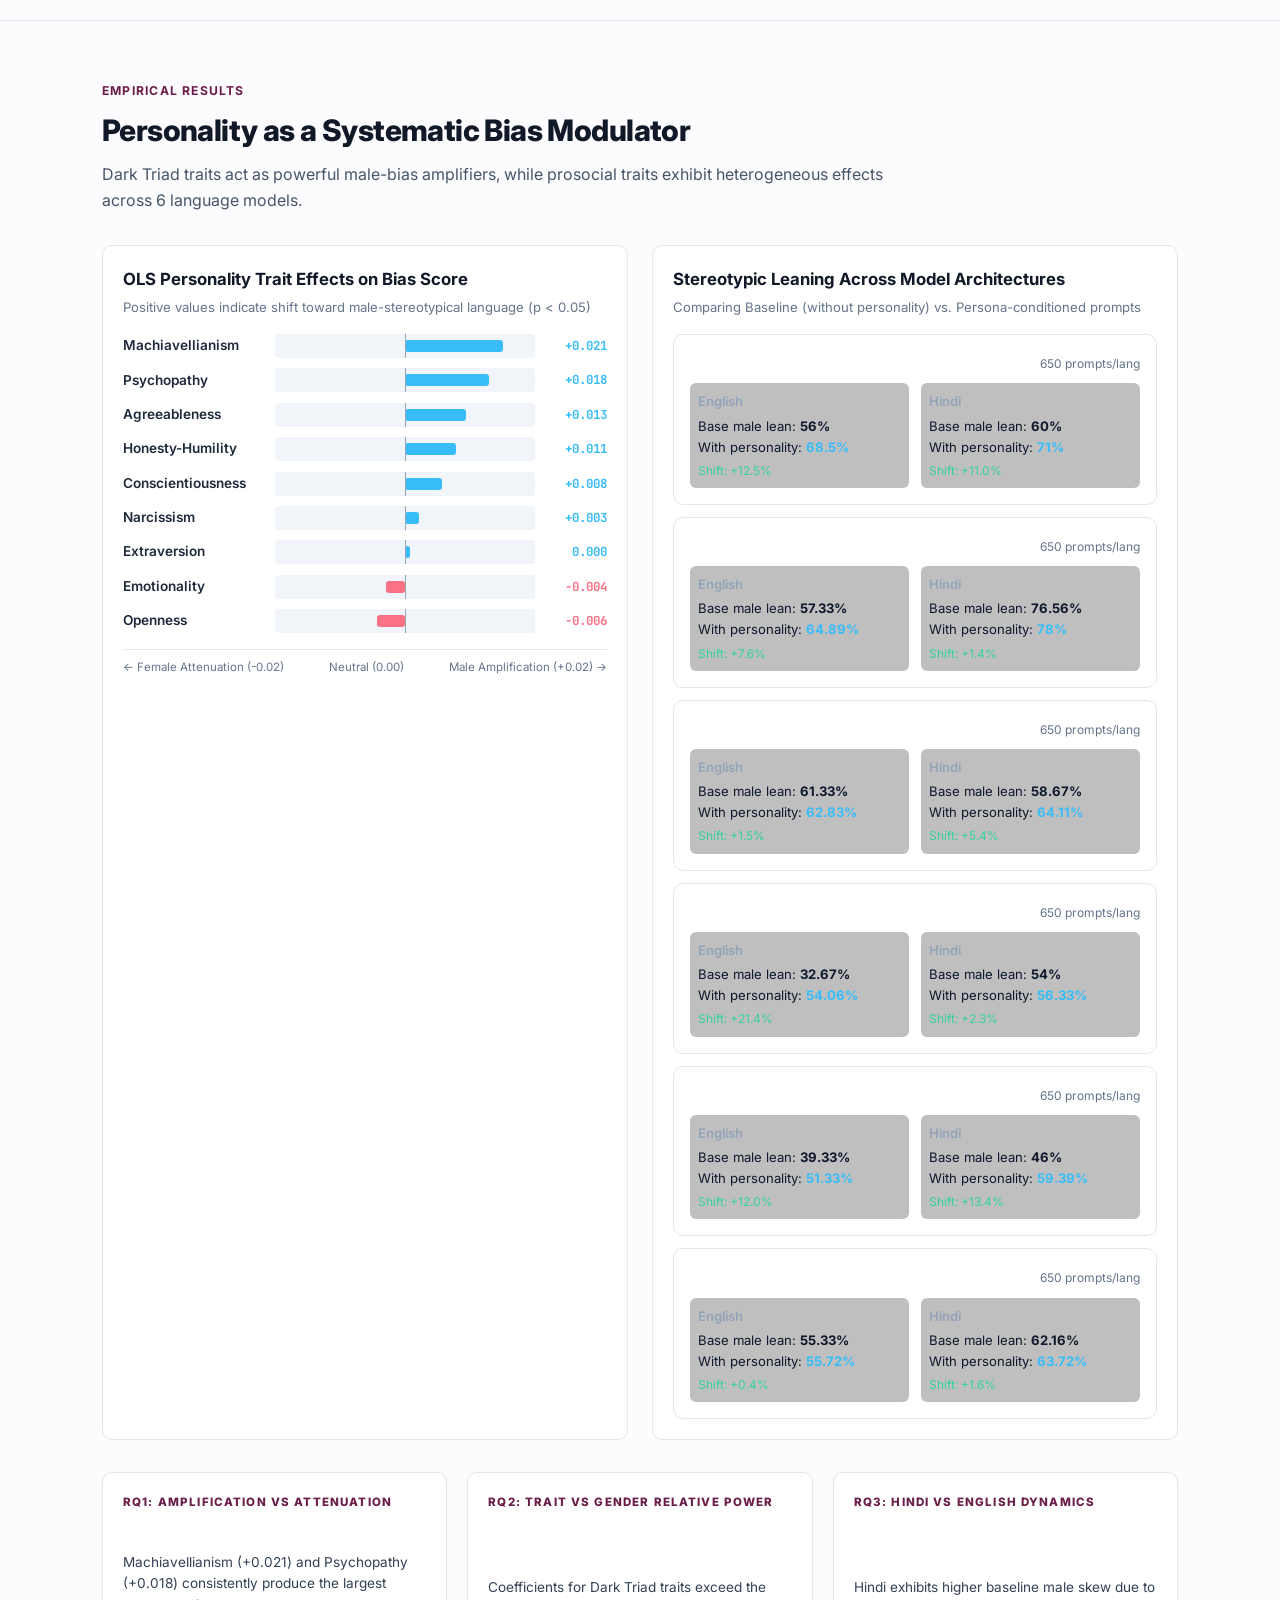
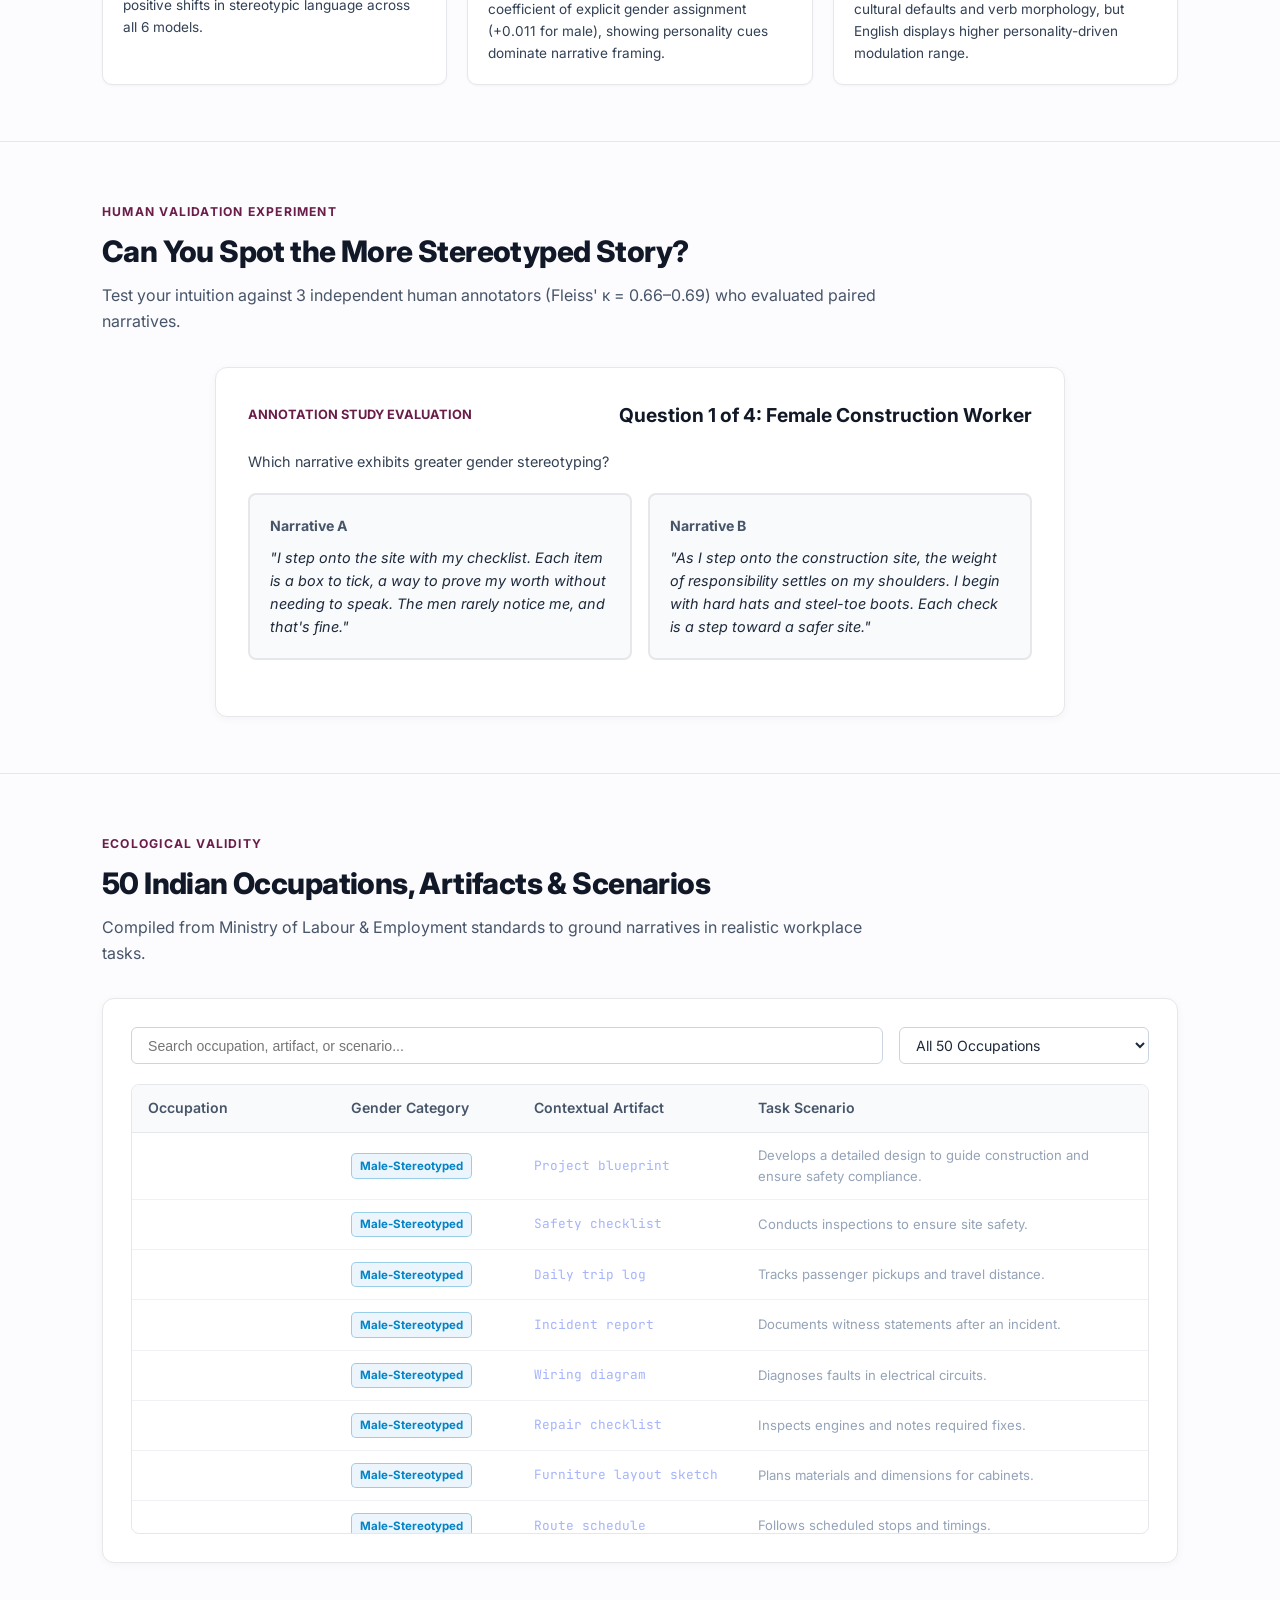
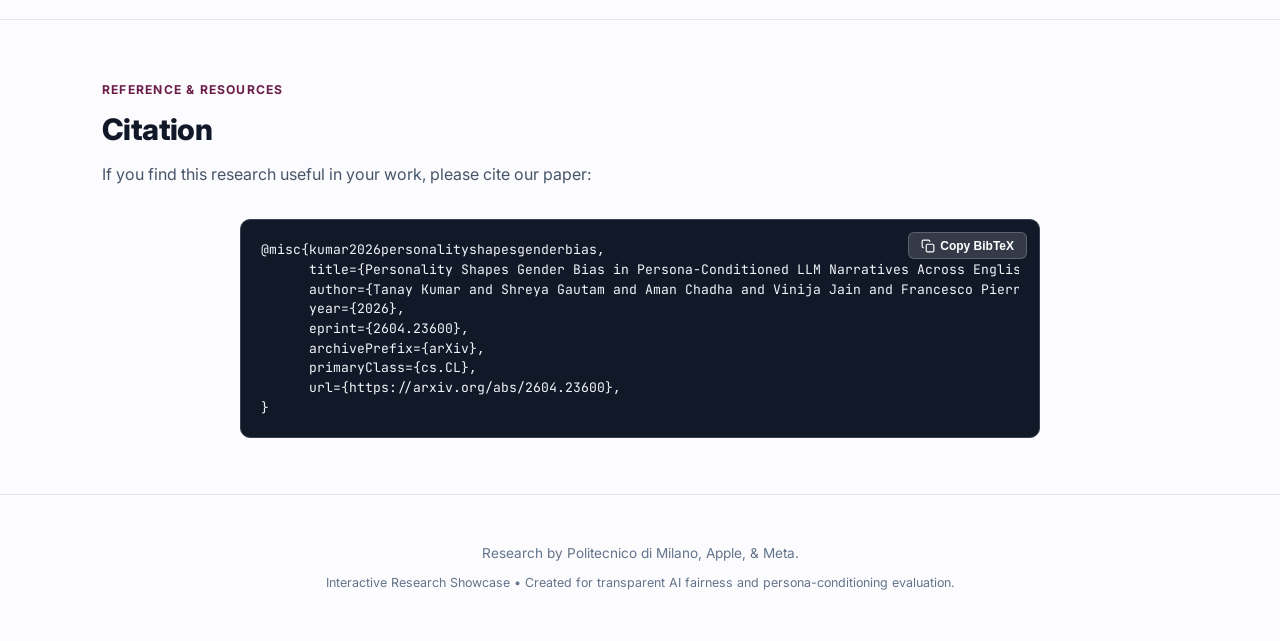
<file: website/version1.html>
<!DOCTYPE html>
<html lang="en">
<head>
  <meta charset="UTF-8">
  <meta name="viewport" content="width=device-width, initial-scale=1.0">
  <title>Personality Shapes Gender Bias in LLM Narratives | Research Showcase</title>
  <meta name="description" content="An empirical investigation into how personality traits (HEXACO and Dark Triad) systematically modulate gender bias in persona-conditioned LLM narratives across English and Hindi.">

  <!-- Inter Font -->
  <link rel="preconnect" href="https://fonts.googleapis.com">
  <link rel="preconnect" href="https://fonts.gstatic.com" crossorigin>
  <link href="https://fonts.googleapis.com/css2?family=Inter:wght@400;500;600;700;800&family=JetBrains+Mono:wght@400;600;700&display=swap" rel="stylesheet">

  <!-- Custom Stylesheet (Version 1) -->
  <link rel="stylesheet" href="css/styles-v1.css">
</head>
<body>

  <!-- Navigation Bar -->
  <nav class="navbar">
    <div class="container nav-container">
      <a href="#" class="nav-logo">
        <svg width="22" height="22" viewBox="0 0 24 24" fill="none" stroke="currentColor" stroke-width="2.2" stroke-linecap="round" stroke-linejoin="round" style="color: #818cf8;"><circle cx="12" cy="12" r="10"/><path d="M8 14s1.5 2 4 2 4-2 4-2"/><line x1="9" y1="9" x2="9.01" y2="9"/><line x1="15" y1="9" x2="15.01" y2="9"/></svg>
        <span>Personality-Gender-Bias</span>
      </a>
      <ul class="nav-links">
        <li><a href="#comparator">Story Comparator</a></li>
        <li><a href="#methodology">Centroid Metric</a></li>
        <li><a href="#findings">Empirical Results</a></li>
        <li><a href="#quiz">Human Quiz</a></li>
        <li><a href="#occupations">50 Occupations</a></li>
        <li><a href="index.html" style="color: #6b1d49; font-weight: 700;">Version 2 (Pipeline &amp; Game) ↗</a></li>
      </ul>
    </div>
  </nav>

  <!-- Hero Section (Styled per reference template) -->
  <header class="hero-section">
    <div class="container">
      <!-- 1. Topics Category Track -->
      <div class="hero-topics">
        <span>AI FAIRNESS</span>
        <span class="topic-dot">·</span>
        <span>GENDER BIAS</span>
        <span class="topic-dot">·</span>
        <span>MULTILINGUAL NLP</span>
        <span class="topic-dot">·</span>
        <span>PERSONA CONDITIONING</span>
        <span class="topic-dot">·</span>
        <span>LLM NARRATIVES</span>
      </div>

      <!-- 2. Main Title with Maroon Accent -->
      <h1 class="hero-title">
        <span class="hero-brand">Personality Shapes Gender Bias</span> in Persona-Conditioned LLM Narratives Across English and Hindi
      </h1>

      <!-- 3. Italic Subtitle / Abstract summary -->
      <p class="hero-subtitle">
        An empirical investigation across 23,400 generated stories from six state-of-the-art LLMs, demonstrating that HEXACO and Dark Triad personality traits act as systematic amplifiers and attenuators of gender stereotypes in occupational contexts.
      </p>

      <!-- 4. Authors & Affiliations -->
      <div class="hero-authors-wrap">
        <div class="hero-authors-list">
          <span class="author-entry">Tanay Kumar<sup>1,*</sup></span>
          <span class="author-entry">Shreya Gautam<sup>1,*</sup></span>
          <span class="author-entry">Aman Chadha<sup>2,†</sup></span>
          <span class="author-entry">Vinija Jain<sup>3,†</sup></span>
          <span class="author-entry">Francesco Pierri<sup>1</sup></span>
        </div>
        <div class="hero-affils-list">
          <span class="affil-item"><sup>1</sup>Politecnico di Milano</span>
          <span class="affil-item"><sup>2</sup>Apple</span>
          <span class="affil-item"><sup>3</sup>Meta</span>
          <span class="footnote-item">*Equal contribution</span>
          <span class="footnote-item">†Work done outside role at respective companies</span>
        </div>
      </div>

      <!-- 5. Action Buttons (Solid Maroon Pills & Dashed Border Pills) -->
      <div class="hero-actions">
        <a href="https://arxiv.org/abs/2604.23600" target="_blank" rel="noopener noreferrer" class="btn-solid-plum">
          <svg width="15" height="15" viewBox="0 0 24 24" fill="none" stroke="currentColor" stroke-width="2"><path d="M14 2H6a2 2 0 0 0-2 2v16a2 2 0 0 0 2 2h12a2 2 0 0 0 2-2V8z"/><polyline points="14 2 14 8 20 8"/><line x1="16" y1="13" x2="8" y2="13"/><line x1="16" y1="17" x2="8" y2="17"/></svg>
          arXiv
        </a>
        <a href="https://arxiv.org/pdf/2604.23600" target="_blank" rel="noopener noreferrer" class="btn-solid-plum">
          <svg width="15" height="15" viewBox="0 0 24 24" fill="none" stroke="currentColor" stroke-width="2.2"><path d="M21 15v4a2 2 0 0 1-2 2H5a2 2 0 0 1-2-2v-4"/><polyline points="7 10 12 15 17 10"/><line x1="12" y1="15" x2="12" y2="3"/></svg>
          ↓ PDF
        </a>
        <a href="https://github.com/ShreyaGautamm/personality-gb-sample" target="_blank" rel="noopener noreferrer" class="btn-dashed-plum">
          &lt;&gt; Code
        </a>
        <a href="#citation" class="btn-dashed-plum">
          <svg width="15" height="15" viewBox="0 0 24 24" fill="none" stroke="currentColor" stroke-width="2"><path d="M10 13a5 5 0 0 0 7.54.54l3-3a5 5 0 0 0-7.07-7.07l-1.72 1.71"/><path d="M14 11a5 5 0 0 0-7.54-.54l-3 3a5 5 0 0 0 7.07 7.07l1.71-1.71"/></svg>
          BibTeX
        </a>
      </div>

      <!-- Stat Highlight Banner -->
      <div class="stat-banner">
        <div class="stat-card">
          <div class="stat-num">23,400</div>
          <div class="stat-label">Generated Artifacts</div>
          <div class="stat-desc">Standardized occupational narratives across controlled factors</div>
        </div>
        <div class="stat-card">
          <div class="stat-num">6 Models</div>
          <div class="stat-label">Diverse Architectures</div>
          <div class="stat-desc">GPT-5 nano, LLaMA-3.3, DeepSeek-R1, Gemma-3, Falcon, Mixtral</div>
        </div>
        <div class="stat-card">
          <div class="stat-num">50 Roles</div>
          <div class="stat-label">Indian Socio-Cultural Grounding</div>
          <div class="stat-desc">25 male-stereotyped & 25 female-stereotyped occupations</div>
        </div>
        <div class="stat-card">
          <div class="stat-num">2 Languages</div>
          <div class="stat-label">Bilingual Evaluation</div>
          <div class="stat-desc">Cross-lingual Hindi & English analysis with IndicSBERT</div>
        </div>
      </div>
    </div>
  </header>

  <!-- Section 1: Interactive Narrative Comparator -->
  <section id="comparator" class="section">
    <div class="container">
      <div class="section-header">
        <span class="section-tag">Interactive Narrative Explorer</span>
        <h2 class="section-title">How Personality Restructures Gendered Scripts</h2>
        <p class="section-subtitle">
          When conditioned with identical personality descriptions, LLMs filter traits through gender-specific cultural scripts rather than applying personality neutrally.
        </p>
      </div>

      <div class="glass-panel">
        <div class="comparator-controls">
          <div class="control-group">
            <label for="narrativeSelect">Select Qualitative Case Study</label>
            <select id="narrativeSelect" class="custom-select"></select>
          </div>
          <div>
            <span id="paperFigureBadge" class="badge-pill" style="margin-bottom: 0;">Figure 8 • LLaMA-3.3</span>
          </div>
        </div>

        <div id="narrativeInsight" class="story-insight-box">
          <!-- Filled by JS -->
        </div>

        <!-- Side-by-Side View -->
        <div class="stories-grid">
          <div id="maleNarrativeColumn" class="story-column male-column">
            <!-- Male Story Rendered Here -->
          </div>
          <div id="femaleNarrativeColumn" class="story-column female-column">
            <!-- Female Story Rendered Here -->
          </div>
        </div>

        <!-- Highlighting Legend -->
        <div class="comparator-legend">
          <div class="legend-item">
            <span class="legend-dot" style="background: #38bdf8;"></span>
            <span><strong>Male Script Markers:</strong> Overt Defiance, Dominance, Grandiosity, Authority Rejection</span>
          </div>
          <div class="legend-item">
            <span class="legend-dot" style="background: #fb7185;"></span>
            <span><strong>Female Script Markers:</strong> Covert Harm, Relational Sabotage, Vulnerability, Maternal Caretaking</span>
          </div>
          <div class="legend-item">
            <span>💡 <em>Hover over highlighted segments to see sociological category tags.</em></span>
          </div>
        </div>
      </div>
    </div>
  </section>

  <!-- Section 2: Metric & Centroid Pipeline -->
  <section id="methodology" class="section">
    <div class="container">
      <div class="section-header">
        <span class="section-tag">Measurement Methodology</span>
        <h2 class="section-title">The Centroid-Based Sentence Embedding Metric</h2>
        <p class="section-subtitle">
          Measuring gender stereotyping at the sentence level in a shared multilingual semantic space.
        </p>
      </div>

      <div class="pipeline-flow">
        <div class="pipeline-step">
          <div class="step-num">Step 1</div>
          <div class="step-title">Stereotype Lexicons</div>
          <div class="step-desc">
            Curated parallel word lists in English and Hindi (~200 items each covering male and female traits, occupations, and actions), verified with native speakers.
          </div>
        </div>
        <div class="pipeline-step">
          <div class="step-num">Step 2</div>
          <div class="step-title">Template Contextualization</div>
          <div class="step-desc">
            Words are transformed into contextualized sentences using grammatical templates (e.g., <em>"This is [X]"</em> and <em>"वह [X] है"</em>) to preserve POS semantics.
          </div>
        </div>
        <div class="pipeline-step">
          <div class="step-num">Step 3</div>
          <div class="step-title">IndicSBERT Centroids</div>
          <div class="step-desc">
            Embedded into an Indic-tailored sentence space to compute the male reference centroid <em>c</em><sub>male</sub> and female centroid <em>c</em><sub>female</sub>.
          </div>
        </div>
      </div>

      <!-- Formula Display -->
      <div class="formula-card">
        <div style="font-size: 0.85rem; text-transform: uppercase; letter-spacing: 0.05em; color: var(--text-muted); font-weight: 600;">
          Sentence-Level Difference of Cosines
        </div>
        <div class="formula-display">
          bias(s<sub>i</sub>) = cos(s<sub>i</sub>, c<sub>male</sub>) − cos(s<sub>i</sub>, c<sub>female</sub>)
        </div>
        <div style="font-size: 0.88rem; color: #cbd5e1;">
          Aggregated to story level via peak salience: <strong>story(S) = bias(s<sub>k</sub>)</strong> where <em>k = argmax |bias(s<sub>i</sub>)|</em>
        </div>
      </div>

      <!-- Centroid Interactive Spectrum -->
      <div class="slider-interactive-box">
        <div style="display: flex; justify-content: space-between; align-items: baseline;">
          <h4 style="color: #fff; font-size: 1.1rem; font-weight: 700;">Interactive Semantic Spectrum</h4>
          <span id="spectrumScoreDisplay" class="score-badge score-male" style="font-size: 0.95rem;">
            IndicSBERT Bias Score: +0.038
          </span>
        </div>

        <div class="spectrum-track">
          <div id="spectrumMarker" class="spectrum-marker" style="left: 88%;"></div>
        </div>

        <div class="spectrum-labels">
          <span style="color: #fb7185;">← Female Stereotypic Centroid (-1.0)</span>
          <span style="color: #94a3b8;">Neutral (0.0)</span>
          <span style="color: #38bdf8;">Male Stereotypic Centroid (+1.0) →</span>
        </div>

        <div style="margin-top: 1.5rem; background: rgba(0,0,0,0.3); padding: 1rem; border-radius: 8px;">
          <div id="spectrumSentenceDisplay" style="font-size: 1rem; color: #e2e8f0; font-style: italic; margin-bottom: 0.5rem;">
            "He showed them who is boss and commanded the workers with absolute authority."
          </div>
          <div id="spectrumExplanation" style="font-size: 0.85rem; color: var(--text-muted);">
            High alignment with male stereotype centroid (commands, authority, dominant verbs).
          </div>
        </div>

        <!-- Preset Buttons -->
        <div class="preset-sentences">
          <span style="font-size: 0.82rem; color: var(--text-muted); align-self: center; margin-right: 0.5rem;">Try examples:</span>
          <button class="preset-btn active" data-preset="p1">Dominant Command (Male)</button>
          <button class="preset-btn" data-preset="p2">Empathetic Care (Female)</button>
          <button class="preset-btn" data-preset="p3">Neutral Technical Inspection</button>
          <button class="preset-btn" data-preset="p4">Hindi Male Inflection (रखता हूँ)</button>
          <button class="preset-btn" data-preset="p5">Hindi Female Inflection (करती हूँ)</button>
        </div>
      </div>
    </div>
  </section>

  <!-- Section 3: Empirical Findings & Regression -->
  <section id="findings" class="section">
    <div class="container">
      <div class="section-header">
        <span class="section-tag">Empirical Results</span>
        <h2 class="section-title">Personality as a Systematic Bias Modulator</h2>
        <p class="section-subtitle">
          Dark Triad traits act as powerful male-bias amplifiers, while prosocial traits exhibit heterogeneous effects across 6 language models.
        </p>
      </div>

      <div class="charts-grid">
        <!-- Forest Plot Card -->
        <div class="chart-card">
          <div class="chart-title">OLS Personality Trait Effects on Bias Score</div>
          <div class="chart-sub">Positive values indicate shift toward male-stereotypical language (p &lt; 0.05)</div>

          <div id="forestPlotContainer" class="forest-plot">
            <!-- Rendered by JS -->
          </div>

          <div style="display: flex; justify-content: space-between; font-size: 0.72rem; color: var(--text-muted); margin-top: 1rem; border-top: 1px solid var(--border-color); padding-top: 0.5rem;">
            <span>← Female Attenuation (-0.02)</span>
            <span>Neutral (0.00)</span>
            <span>Male Amplification (+0.02) →</span>
          </div>
        </div>

        <!-- Model Benchmark Cards -->
        <div class="chart-card">
          <div class="chart-title">Stereotypic Leaning Across Model Architectures</div>
          <div class="chart-sub">Comparing Baseline (without personality) vs. Persona-conditioned prompts</div>

          <div id="benchmarkListContainer" style="display: flex; flex-direction: column; gap: 0.75rem;">
            <!-- Rendered by JS -->
          </div>
        </div>
      </div>

      <!-- Takeaway Grid -->
      <div style="display: grid; grid-template-columns: repeat(auto-fit, minmax(280px, 1fr)); gap: 1.25rem; margin-top: 2rem;">
        <div class="stat-card">
          <div class="step-num">RQ1: Amplification vs Attenuation</div>
          <div style="font-weight: 700; color: #fff; margin-bottom: 0.5rem;">Dark Triad Consistently Amplifies Bias</div>
          <p style="font-size: 0.85rem; color: var(--text-secondary);">
            Machiavellianism (+0.021) and Psychopathy (+0.018) consistently produce the largest positive shifts in stereotypic language across all 6 models.
          </p>
        </div>

        <div class="stat-card">
          <div class="step-num">RQ2: Trait vs Gender Relative Power</div>
          <div style="font-weight: 700; color: #fff; margin-bottom: 0.5rem;">Personality Often Trumps Gender Labels</div>
          <p style="font-size: 0.85rem; color: var(--text-secondary);">
            Coefficients for Dark Triad traits exceed the coefficient of explicit gender assignment (+0.011 for male), showing personality cues dominate narrative framing.
          </p>
        </div>

        <div class="stat-card">
          <div class="step-num">RQ3: Hindi vs English Dynamics</div>
          <div style="font-weight: 700; color: #fff; margin-bottom: 0.5rem;">Morphology Shifts Personality Variance</div>
          <p style="font-size: 0.85rem; color: var(--text-secondary);">
            Hindi exhibits higher baseline male skew due to cultural defaults and verb morphology, but English displays higher personality-driven modulation range.
          </p>
        </div>
      </div>
    </div>
  </section>

  <!-- Section 4: Human Validation & Mini-Quiz -->
  <section id="quiz" class="section">
    <div class="container">
      <div class="section-header">
        <span class="section-tag">Human Validation Experiment</span>
        <h2 class="section-title">Can You Spot the More Stereotyped Story?</h2>
        <p class="section-subtitle">
          Test your intuition against 3 independent human annotators (Fleiss' &kappa; = 0.66–0.69) who evaluated paired narratives.
        </p>
      </div>

      <div class="quiz-box">
        <div class="quiz-question-header">
          <span class="quiz-counter">Annotation Study Evaluation</span>
          <span id="quizRole" class="quiz-role-title">Female Construction Worker</span>
        </div>

        <p style="color: var(--text-secondary); font-size: 0.9rem; margin-bottom: 1.25rem;">
          Which narrative exhibits greater gender stereotyping?
        </p>

        <div class="quiz-options-grid">
          <div id="quizCardA" class="quiz-card">
            <div class="quiz-card-label">Narrative A</div>
            <div id="quizTextA" class="quiz-card-text">...</div>
          </div>
          <div id="quizCardB" class="quiz-card">
            <div class="quiz-card-label">Narrative B</div>
            <div id="quizTextB" class="quiz-card-text">...</div>
          </div>
        </div>

        <div id="quizReveal" class="quiz-reveal-box">
          <div id="quizExplanation"></div>
          <div id="quizStats" style="font-weight: 600; color: #34d399; margin-top: 0.5rem; font-size: 0.85rem;"></div>
          <div style="margin-top: 1rem; text-align: right;">
            <button id="quizNextBtn" class="btn-action btn-primary" style="padding: 0.4rem 1rem; font-size: 0.85rem;">Next Question →</button>
          </div>
        </div>
      </div>
    </div>
  </section>

  <!-- Section 5: 50 Occupations Explorer -->
  <section id="occupations" class="section">
    <div class="container">
      <div class="section-header">
        <span class="section-tag">Ecological Validity</span>
        <h2 class="section-title">50 Indian Occupations, Artifacts &amp; Scenarios</h2>
        <p class="section-subtitle">
          Compiled from Ministry of Labour &amp; Employment standards to ground narratives in realistic workplace tasks.
        </p>
      </div>

      <div class="glass-panel">
        <div class="table-filter-bar">
          <input type="text" id="occupationSearch" class="search-input" placeholder="Search occupation, artifact, or scenario...">
          <select id="occupationCategoryFilter" class="custom-select" style="min-width: 200px;">
            <option value="all">All 50 Occupations</option>
            <option value="male-stereotyped">Male-Stereotyped (25 Roles)</option>
            <option value="female-stereotyped">Female-Stereotyped (25 Roles)</option>
          </select>
        </div>

        <div class="occupations-table-container">
          <table class="table-custom">
            <thead>
              <tr>
                <th style="width: 20%;">Occupation</th>
                <th style="width: 18%;">Gender Category</th>
                <th style="width: 22%;">Contextual Artifact</th>
                <th style="width: 40%;">Task Scenario</th>
              </tr>
            </thead>
            <tbody id="occupationsTableBody">
              <!-- Rendered by JS -->
            </tbody>
          </table>
        </div>
      </div>
    </div>
  </section>

  <!-- Section 6: Citation & Contact -->
  <section id="citation" class="section">
    <div class="container">
      <div class="section-header">
        <span class="section-tag">Reference &amp; Resources</span>
        <h2 class="section-title">Citation</h2>
        <p class="section-subtitle">
          If you find this research useful in your work, please cite our paper:
        </p>
      </div>

      <div class="bibtex-box" style="max-width: 800px; margin: 0 auto;">
        <button id="copyBibtexBtn" class="btn-copy">
          <svg width="14" height="14" viewBox="0 0 24 24" fill="none" stroke="currentColor" stroke-width="2"><rect x="9" y="9" width="13" height="13" rx="2" ry="2"/><path d="M5 15H4a2 2 0 0 1-2-2V4a2 2 0 0 1 2-2h9a2 2 0 0 1 2 2v1"/></svg>
          Copy BibTeX
        </button>
        <pre class="bibtex-code">@misc{kumar2026personalityshapesgenderbias,
      title={Personality Shapes Gender Bias in Persona-Conditioned LLM Narratives Across English and Hindi: An Empirical Investigation}, 
      author={Tanay Kumar and Shreya Gautam and Aman Chadha and Vinija Jain and Francesco Pierri},
      year={2026},
      eprint={2604.23600},
      archivePrefix={arXiv},
      primaryClass={cs.CL},
      url={https://arxiv.org/abs/2604.23600}, 
}</pre>
      </div>
    </div>
  </section>

  <!-- Footer -->
  <footer class="footer">
    <div class="container">
      <p style="margin-bottom: 0.5rem;">
        Research by Politecnico di Milano, Apple, &amp; Meta.
      </p>
      <p style="font-size: 0.78rem;">
        Interactive Research Showcase • Created for transparent AI fairness and persona-conditioning evaluation.
      </p>
    </div>
  </footer>

  <!-- Scripts -->
  <script src="js/data.js"></script>
  <script src="js/app-v1.js"></script>
</body>
</html>
</file>
<file: website/css/styles.css>
/* Modern Academic Research UI - Clean, Prestigious, Structured */
:root {
  --font-sans: 'Inter', -apple-system, BlinkMacSystemFont, 'Segoe UI', Roboto, sans-serif;
  --font-serif: 'Merriweather', Georgia, serif;
  --font-mono: 'JetBrains Mono', 'Fira Code', monospace;

  /* Crisp Light Theme */
  --bg-page: #ffffff;
  --bg-subtle: #f8fafc;
  --bg-card: #ffffff;
  --border-light: #e2e8f0;
  --border-medium: #cbd5e1;

  --text-title: #0f172a;
  --text-body: #334155;
  --text-muted: #64748b;
  --text-light: #94a3b8;

  /* Elegant Accent - Deep Dark Wine / Bordeaux */
  --brand-plum: #67162e;
  --brand-plum-hover: #500f22;
  --brand-plum-light: rgba(103, 22, 46, 0.07);
  --brand-plum-border: rgba(103, 22, 46, 0.25);

  /* Contrast Accent - Royal Academic Blue (Harmonizes with Dark Wine) */
  --brand-contrast: #1d4ed8;
  --brand-contrast-hover: #1e40af;
  --brand-contrast-light: rgba(29, 78, 216, 0.08);
  --brand-contrast-border: rgba(29, 78, 216, 0.22);
  --brand-contrast-text: #1d4ed8;

  /* Diagram Theme (matching paper Figure 2) */
  --pipeline-cream: #fefdf7;
  --pipeline-cream-border: #1e293b;
  --centroid-pink: #fff5f6;
  --centroid-pink-border: #1e293b;
  --computation-blue: #f0fdfa;
  --computation-blue-border: #0f766e;
}

* {
  box-sizing: border-box;
  margin: 0;
  padding: 0;
}

html {
  scroll-behavior: smooth;
  font-family: var(--font-sans);
  background-color: var(--bg-page);
  color: var(--text-body);
  line-height: 1.7;
}

body {
  min-height: 100vh;
  background-color: var(--bg-page);
  -webkit-font-smoothing: antialiased;
}

/* Container */
.container {
  width: 100%;
  max-width: 1140px;
  margin: 0 auto;
  padding: 0 2rem;
}

/* Navigation */
.navbar {
  position: sticky;
  top: 0;
  z-index: 50;
  backdrop-filter: blur(14px);
  background-color: rgba(246, 248, 253, 0.94);
  border-bottom: 1px solid rgba(220, 228, 242, 0.8);
}

.nav-container {
  display: flex;
  align-items: center;
  justify-content: space-between;
  height: 3.75rem;
}

.nav-logo {
  font-weight: 800;
  font-size: 1rem;
  letter-spacing: -0.01em;
  color: var(--brand-plum);
  text-decoration: none;
  display: flex;
  align-items: center;
  gap: 0.5rem;
}

.nav-links {
  display: flex;
  align-items: center;
  gap: 1.4rem;
  list-style: none;
}

.nav-links a {
  color: var(--text-muted);
  text-decoration: none;
  font-size: 0.88rem;
  font-weight: 500;
  transition: color 0.15s ease;
}

.nav-links a:hover {
  color: var(--brand-plum);
}

.nav-cta {
  border: 1.5px dashed var(--brand-plum);
  color: var(--brand-plum) !important;
  padding: 0.35rem 0.85rem;
  border-radius: 6px;
  font-weight: 600 !important;
  font-size: 0.82rem !important;
  transition: all 0.15s ease;
}

.nav-cta:hover {
  background: var(--brand-plum-light);
}

/* -------------------------------------------------------------
 * Hero Section (Filled with subtle light blue/purple gradient)
 * ------------------------------------------------------------- */
.hero-section {
  background: linear-gradient(180deg, #f6f8fd 0%, #edf1fa 100%);
  border-bottom: 1.5px solid #dce4f2;
  padding: 4.5rem 0 3.25rem;
  text-align: left;
}

.hero-topics {
  font-size: 0.82rem;
  font-weight: 500;
  letter-spacing: 0.12em;
  text-transform: uppercase;
  color: var(--brand-contrast);
  margin-bottom: 1.25rem;
  display: flex;
  flex-wrap: wrap;
  gap: 0.5rem;
  align-items: center;
}

.topic-dot {
  color: #3b82f6;
  font-size: 0.85rem;
  font-weight: 400;
  opacity: 0.85;
}

.hero-title {
  font-size: clamp(2.2rem, 4.5vw, 3.4rem);
  font-weight: 800;
  line-height: 1.15;
  letter-spacing: -0.03em;
  color: var(--text-title);
  margin-bottom: 1.4rem;
}

.hero-brand {
  color: var(--brand-plum);
}

.hero-subtitle {
  font-size: 1.18rem;
  font-style: italic;
  font-weight: 400;
  line-height: 1.65;
  color: #475569;
  margin-bottom: 2rem;
  max-width: 1020px;
}

.hero-authors-wrap {
  margin-bottom: 2.2rem;
}

.hero-authors-list {
  display: flex;
  flex-wrap: wrap;
  align-items: baseline;
  gap: 0.4rem 1.6rem;
  margin-bottom: 0.65rem;
  font-size: 1.05rem;
}

.author-entry {
  font-weight: 700;
  color: var(--text-title);
  white-space: nowrap;
}

.author-entry sup {
  font-size: 0.74rem;
  font-weight: 700;
  color: var(--brand-contrast);
}

.hero-affils-list {
  display: flex;
  flex-wrap: wrap;
  align-items: center;
  gap: 0.4rem 1.5rem;
  font-size: 0.88rem;
  color: #475569;
}

.affil-item sup {
  font-size: 0.74rem;
  font-weight: 700;
  color: var(--brand-contrast);
}

.footnote-item {
  color: var(--text-muted);
  font-size: 0.82rem;
}

.hero-actions {
  display: flex;
  flex-wrap: wrap;
  gap: 0.75rem;
  align-items: center;
  margin-top: 1.75rem;
}

.btn-solid-plum {
  display: inline-flex;
  align-items: center;
  gap: 0.5rem;
  background-color: var(--brand-plum);
  color: #ffffff;
  padding: 0.62rem 1.35rem;
  border-radius: 8px;
  font-size: 0.92rem;
  font-weight: 600;
  text-decoration: none;
  border: 1px solid transparent;
  transition: all 0.15s ease;
  box-shadow: 0 2px 8px rgba(103, 22, 46, 0.25);
}

.btn-solid-plum:hover {
  background-color: var(--brand-plum-hover);
  transform: translateY(-1px);
  box-shadow: 0 4px 12px rgba(103, 22, 46, 0.35);
}

.btn-dashed-plum {
  display: inline-flex;
  align-items: center;
  gap: 0.5rem;
  background-color: #ffffff;
  color: var(--brand-plum);
  border: 1.5px dashed var(--brand-plum);
  padding: 0.6rem 1.25rem;
  border-radius: 8px;
  font-size: 0.92rem;
  font-weight: 600;
  text-decoration: none;
  cursor: pointer;
  transition: all 0.15s ease;
  box-shadow: 0 1px 4px rgba(0, 0, 0, 0.03);
}

.btn-dashed-plum:hover {
  background-color: var(--brand-plum-light);
  transform: translateY(-1px);
  box-shadow: 0 3px 8px rgba(103, 22, 46, 0.12);
}

/* -------------------------------------------------------------
 * Clean Sections
 * ------------------------------------------------------------- */
.section {
  padding: 3.75rem 0;
  border-top: 1px solid var(--border-light);
}

.hero-section + .section {
  border-top: none;
}

.section-title-large {
  font-size: 2.15rem;
  font-weight: 800;
  letter-spacing: -0.025em;
  color: var(--text-title);
  margin-bottom: 1.25rem;
}

.section-desc {
  font-size: 1.05rem;
  color: var(--text-body);
  line-height: 1.75;
  margin-bottom: 1.25rem;
  max-width: 1020px;
}

.section-desc:last-child {
  margin-bottom: 0;
}

.section-desc strong {
  color: var(--text-title);
}

/* -------------------------------------------------------------
 * Methodology Figure 2: Moving / Animated Diagram
 * ------------------------------------------------------------- */
.pipeline-diagram-wrapper {
  background: #ffffff;
  border: 1px solid var(--border-light);
  border-radius: 12px;
  padding: 1.5rem;
  box-shadow: 0 2px 12px rgba(0, 0, 0, 0.03);
  margin: 1.75rem 0 2.5rem;
  overflow-x: auto;
}

.diagram-controls {
  display: flex;
  align-items: center;
  justify-content: space-between;
  margin-bottom: 1.25rem;
  padding-bottom: 0.75rem;
  border-bottom: 1px solid var(--border-light);
}

.diagram-tag {
  display: inline-flex;
  align-items: center;
  gap: 0.5rem;
  font-size: 0.8rem;
  font-weight: 700;
  color: var(--brand-plum);
  text-transform: uppercase;
  letter-spacing: 0.08em;
}

.live-pulse {
  width: 8px;
  height: 8px;
  border-radius: 50%;
  background: #ef4444;
  animation: pulse 1.5s infinite;
}

@keyframes pulse {
  0% { transform: scale(0.9); opacity: 0.6; }
  50% { transform: scale(1.2); opacity: 1; }
  100% { transform: scale(0.9); opacity: 0.6; }
}

.btn-ctrl {
  background: var(--bg-subtle);
  border: 1px solid var(--border-medium);
  color: var(--text-body);
  padding: 0.35rem 0.85rem;
  border-radius: 6px;
  font-size: 0.8rem;
  font-weight: 600;
  cursor: pointer;
  display: inline-flex;
  align-items: center;
  gap: 0.4rem;
  transition: all 0.15s;
}

.btn-ctrl:hover {
  background: #ffffff;
  border-color: var(--brand-plum);
  color: var(--brand-plum);
}

/* Diagram Container Layout matching Figure 2 */
.diagram-canvas {
  display: grid;
  grid-template-columns: 1fr 240px;
  gap: 1.5rem;
  align-items: stretch;
  min-width: 860px;
}

@media (max-width: 900px) {
  .diagram-canvas {
    min-width: 800px;
  }
}

.left-stack {
  display: flex;
  flex-direction: column;
  gap: 1rem;
}

/* Top Block: GENERATIVE PIPELINE */
.box-generative {
  background: var(--pipeline-cream);
  border: 1.5px solid var(--pipeline-cream-border);
  border-radius: 12px;
  padding: 1rem 1.25rem 1.25rem;
  position: relative;
}

.box-title {
  text-align: center;
  font-size: 0.85rem;
  font-weight: 800;
  letter-spacing: 0.06em;
  color: #0f172a;
  text-transform: uppercase;
  margin-bottom: 0.85rem;
}

.generative-steps-row {
  display: grid;
  grid-template-columns: 1.2fr auto 1.1fr auto 1.3fr auto 1.1fr;
  align-items: center;
  gap: 0.4rem;
}

.step-card {
  background: #ffffff;
  border: 1.5px dashed #475569;
  border-radius: 8px;
  padding: 0.75rem 0.65rem;
  font-size: 0.76rem;
  text-align: center;
  min-height: 165px;
  display: flex;
  flex-direction: column;
  justify-content: flex-start;
  transition: all 0.3s ease;
  position: relative;
}

.step-card.active-step {
  border-color: var(--brand-plum);
  border-style: solid;
  box-shadow: 0 0 12px rgba(103, 22, 46, 0.25);
  transform: translateY(-2px);
}

.step-badge {
  font-weight: 800;
  font-size: 0.7rem;
  text-transform: uppercase;
  color: var(--brand-contrast);
  margin-bottom: 0.15rem;
}

.step-headline {
  font-size: 0.74rem;
  font-weight: 700;
  color: #475569;
  text-transform: uppercase;
  letter-spacing: 0.02em;
  margin-bottom: 0.5rem;
  border-bottom: 1px solid var(--border-light);
  padding-bottom: 0.25rem;
}

.step-content {
  display: flex;
  flex-direction: column;
  gap: 0.35rem;
  text-align: left;
  font-size: 0.72rem;
  color: #334155;
  flex: 1;
}

.model-list-item {
  font-family: var(--font-mono);
  font-size: 0.68rem;
  color: #1e293b;
  line-height: 1.35;
}

/* Arrow Connector */
.flow-arrow {
  display: flex;
  align-items: center;
  justify-content: center;
  color: #dc2626;
  font-weight: 800;
  font-size: 1.1rem;
  position: relative;
}

.flow-dot {
  position: absolute;
  width: 6px;
  height: 6px;
  border-radius: 50%;
  background: #dc2626;
  animation: moveDot 1.4s infinite linear;
}

@keyframes moveDot {
  0% { transform: translateX(-10px); opacity: 0; }
  50% { opacity: 1; }
  100% { transform: translateX(10px); opacity: 0; }
}

/* Bottom Block: CENTROID CONSTRUCTION */
.box-centroid {
  background: var(--centroid-pink);
  border: 1.5px solid var(--centroid-pink-border);
  border-radius: 12px;
  padding: 1rem 1.25rem 1.25rem;
  position: relative;
}

.centroid-steps-row {
  display: grid;
  grid-template-columns: 1fr auto 1.4fr auto 1.3fr;
  align-items: center;
  gap: 0.6rem;
}

/* Right Block: BIAS SCORE COMPUTATION */
.box-computation {
  background: #ffffff;
  border: 2px solid #0f172a;
  border-radius: 14px;
  padding: 1.25rem 1rem;
  display: flex;
  flex-direction: column;
  align-items: center;
  text-align: center;
  position: relative;
  box-shadow: 0 4px 14px rgba(0, 0, 0, 0.04);
}

.comp-step-item {
  width: 100%;
  background: var(--bg-subtle);
  border: 1px solid var(--border-medium);
  border-radius: 8px;
  padding: 0.65rem 0.5rem;
  font-size: 0.74rem;
  font-weight: 700;
  color: #1e293b;
  display: flex;
  flex-direction: column;
  align-items: center;
  gap: 0.25rem;
  transition: all 0.3s;
}

.comp-arrow-down {
  color: #dc2626;
  font-size: 1rem;
  margin: 0.35rem 0;
  animation: pulseArrow 1.5s infinite;
}

@keyframes pulseArrow {
  0%, 100% { transform: translateY(0); }
  50% { transform: translateY(3px); }
}

.bias-score-final-badge {
  background: linear-gradient(135deg, #0284c7, #e11d48);
  color: #ffffff;
  font-family: var(--font-mono);
  font-size: 0.78rem;
  font-weight: 800;
  padding: 0.45rem 0.85rem;
  border-radius: 6px;
  margin-top: 0.5rem;
  box-shadow: 0 2px 8px rgba(0, 0, 0, 0.15);
}

/* -------------------------------------------------------------
 * Centroid Metric Formula Card
 * ------------------------------------------------------------- */
.metric-summary-box {
  background: #f8fafc;
  border: 1px solid var(--border-light);
  border-radius: 10px;
  padding: 1.5rem;
  margin-top: 1.5rem;
}

.formula-display-clean {
  font-family: var(--font-mono);
  font-size: 1.15rem;
  font-weight: 700;
  color: var(--brand-plum);
  text-align: center;
  padding: 0.75rem;
  background: #ffffff;
  border: 1px solid var(--border-medium);
  border-radius: 8px;
  margin: 0.75rem 0;
}

/* -------------------------------------------------------------
 * Interactive Showcase Zone (Alignment Demo & Story Game)
 * ------------------------------------------------------------- */
.section-interactive-demo {
  background: linear-gradient(180deg, #f2f6fc 0%, #edf3fb 100%);
  border-top: 1.5px solid #d4e0f1;
  border-bottom: 1px solid #dce5f2;
  position: relative;
  padding: 4.5rem 0 4rem;
}

.section-interactive-game {
  background: linear-gradient(180deg, #edf3fb 0%, #f6f8fd 100%);
  border-bottom: 1.5px solid #d4e0f1;
  position: relative;
  padding: 2.75rem 0 3rem;
}

#story-game .section-title-large {
  margin-bottom: 0.4rem;
}

#story-game .section-desc {
  margin-bottom: 0.85rem;
}

/* Stage Eyebrow Badges */
.interactive-stage-badge {
  display: inline-flex;
  align-items: center;
  gap: 0.55rem;
  background: #ffffff;
  border: 1.5px solid rgba(29, 78, 216, 0.25);
  box-shadow: 0 4px 14px rgba(29, 78, 216, 0.08);
  padding: 0.35rem 0.85rem;
  border-radius: 9999px;
  font-size: 0.74rem;
  font-weight: 800;
  letter-spacing: 0.08em;
  color: var(--brand-contrast);
  margin-bottom: 0.75rem;
}

.stage-badge-dot {
  width: 8px;
  height: 8px;
  border-radius: 50%;
  background: #2563eb;
  box-shadow: 0 0 8px #3b82f6;
  animation: pulseBlue 1.8s infinite ease-in-out;
}

@keyframes pulseBlue {
  0%, 100% { opacity: 0.6; transform: scale(0.9); }
  50% { opacity: 1; transform: scale(1.2); }
}

.game-stage-badge {
  border-color: rgba(103, 22, 46, 0.25);
  box-shadow: 0 4px 14px rgba(103, 22, 46, 0.08);
  color: var(--brand-plum);
}

.game-dot {
  background: #67162e;
  box-shadow: 0 0 8px #9f1239;
  animation: pulseWine 1.8s infinite ease-in-out;
}

@keyframes pulseWine {
  0%, 100% { opacity: 0.6; transform: scale(0.9); }
  50% { opacity: 1; transform: scale(1.2); }
}

/* Interactive Playground Layout */
.playground-layout {
  display: grid;
  grid-template-columns: 370px 1fr;
  gap: 2rem;
  align-items: start;
}

@media (max-width: 860px) {
  .playground-layout {
    grid-template-columns: 1fr;
  }
}

.panel-controls {
  background: #ffffff;
  border: 1.5px solid #d0dcf0;
  border-radius: 14px;
  padding: 1.6rem 1.4rem;
  display: flex;
  flex-direction: column;
  gap: 1.1rem;
  box-shadow: 0 6px 24px rgba(15, 23, 42, 0.06);
}

.panel-console-header {
  display: flex;
  justify-content: space-between;
  align-items: center;
  padding-bottom: 0.85rem;
  border-bottom: 1.5px solid #e2e8f0;
}

.console-live-tag {
  font-size: 0.68rem;
  font-weight: 800;
  background: #eff6ff;
  color: #1d4ed8;
  border: 1px solid #bfdbfe;
  padding: 0.2rem 0.55rem;
  border-radius: 4px;
  letter-spacing: 0.06em;
}

.control-field {
  display: flex;
  flex-direction: column;
  gap: 0.35rem;
}

.control-label {
  font-size: 0.75rem;
  font-weight: 700;
  text-transform: uppercase;
  letter-spacing: 0.05em;
  color: #475569;
}

.select-clean {
  background: #f8fafc;
  border: 1.5px solid #cbd5e1;
  padding: 0.65rem 0.85rem;
  border-radius: 7px;
  font-size: 0.88rem;
  color: var(--text-title);
  outline: none;
  cursor: pointer;
  transition: all 0.15s ease;
  font-weight: 500;
}

.select-clean:focus {
  border-color: var(--brand-contrast);
  background: #ffffff;
  box-shadow: 0 0 0 3px rgba(29, 78, 216, 0.15);
}

.btn-run-sim {
  background: linear-gradient(135deg, #67162e 0%, #851c3c 100%);
  color: #ffffff;
  border: none;
  padding: 0.85rem 1.4rem;
  border-radius: 8px;
  font-size: 0.96rem;
  font-weight: 700;
  cursor: pointer;
  display: flex;
  align-items: center;
  justify-content: center;
  gap: 0.6rem;
  transition: all 0.2s cubic-bezier(0.16, 1, 0.3, 1);
  box-shadow: 0 4px 14px rgba(103, 22, 46, 0.28);
  letter-spacing: 0.02em;
}

.btn-run-sim:hover {
  background: linear-gradient(135deg, #500f22 0%, #67162e 100%);
  transform: translateY(-2px);
  box-shadow: 0 6px 20px rgba(103, 22, 46, 0.38);
}

/* Right Display Panel */
.panel-display {
  display: flex;
  flex-direction: column;
  gap: 1.25rem;
}

/* Centroid Alignment Gauge */
.gauge-card {
  background: #ffffff;
  border: 1.5px solid #d0dcf0;
  border-radius: 14px;
  padding: 1.6rem 1.5rem;
  text-align: center;
  box-shadow: 0 6px 24px rgba(15, 23, 42, 0.06);
}

.gauge-header-row {
  display: flex;
  justify-content: space-between;
  align-items: center;
  margin-bottom: 0.5rem;
}

.gauge-title-text {
  font-size: 0.82rem;
  font-weight: 800;
  color: var(--brand-contrast);
  text-transform: uppercase;
  letter-spacing: 0.08em;
}

.gauge-metric-badge {
  font-size: 0.7rem;
  font-weight: 700;
  background: #eff6ff;
  color: #1d4ed8;
  padding: 0.2rem 0.6rem;
  border-radius: 4px;
  border: 1px solid #bfdbfe;
}

.gauge-track {
  position: relative;
  height: 16px;
  border-radius: 9999px;
  background: linear-gradient(to right, #e11d48, #cbd5e1, #0284c7);
  margin: 2rem 0 1rem;
  border: 1px solid #cbd5e1;
  box-shadow: inset 0 2px 4px rgba(0, 0, 0, 0.08);
}

.gauge-marker {
  position: absolute;
  top: -10px;
  width: 36px;
  height: 36px;
  border-radius: 50%;
  background: #ffffff;
  border: 3.5px solid var(--brand-plum);
  transform: translateX(-50%);
  transition: left 0.5s cubic-bezier(0.175, 0.885, 0.32, 1.275);
  box-shadow: 0 4px 14px rgba(0, 0, 0, 0.22);
  display: flex;
  align-items: center;
  justify-content: center;
  font-size: 0.95rem;
}

.gauge-ticks {
  display: flex;
  justify-content: space-between;
  font-size: 0.8rem;
  font-weight: 700;
}

.gauge-score-display {
  font-family: var(--font-mono);
  font-size: 0.98rem;
  font-weight: 800;
  margin-top: 1rem;
  background: #f8fafc;
  border: 1px solid #e2e8f0;
  border-radius: 6px;
  padding: 0.5rem 0.85rem;
  display: inline-block;
}

.story-card-display {
  background: #ffffff;
  border: 1.5px solid #d0dcf0;
  border-radius: 14px;
  padding: 1.6rem;
  line-height: 1.75;
  font-size: 0.95rem;
  color: var(--text-title);
  box-shadow: 0 6px 24px rgba(15, 23, 42, 0.06);
}

.insight-card-display {
  background: rgba(103, 22, 46, 0.05);
  border-left: 4.5px solid var(--brand-plum);
  border-radius: 0 10px 10px 0;
  padding: 1.15rem 1.4rem;
  font-size: 0.9rem;
  color: var(--text-body);
  box-shadow: 0 2px 8px rgba(103, 22, 46, 0.04);
}

/* Quick pills */
.quick-pills-bar {
  display: flex;
  flex-wrap: wrap;
  gap: 0.4rem;
  margin-top: 0.5rem;
}

.quick-pill {
  background: #eff6ff;
  border: 1px solid #bfdbfe;
  color: #1e40af;
  padding: 0.35rem 0.75rem;
  border-radius: 6px;
  font-size: 0.78rem;
  font-weight: 600;
  cursor: pointer;
  transition: all 0.15s ease;
}

.quick-pill:hover {
  background: var(--brand-contrast);
  border-color: var(--brand-contrast);
  color: #ffffff;
  transform: translateY(-1px);
  box-shadow: 0 3px 8px rgba(29, 78, 216, 0.25);
}

/* -------------------------------------------------------------
 * Results Section & Forest Plot
 * ------------------------------------------------------------- */
.results-grid {
  display: grid;
  grid-template-columns: 1fr 1fr;
  gap: 1.5rem;
  align-items: stretch;
}

@media (max-width: 820px) {
  .results-grid {
    grid-template-columns: 1fr;
    align-items: start;
  }
}

.forest-card {
  background: #ffffff;
  border: 1.5px solid #dce4f2;
  border-radius: 12px;
  padding: 1.5rem 1.6rem;
  display: flex;
  flex-direction: column;
  height: 100%;
  box-shadow: 0 4px 16px rgba(15, 23, 42, 0.04);
}

.forest-table-head {
  display: grid;
  grid-template-columns: 145px 1fr 65px;
  gap: 0.75rem;
  font-size: 0.68rem;
  font-weight: 800;
  letter-spacing: 0.06em;
  color: #64748b;
  text-transform: uppercase;
  margin-top: 0.9rem;
  padding-bottom: 0.45rem;
  border-bottom: 1.5px solid #e2e8f0;
}

.forest-plot-track {
  display: flex;
  flex-direction: column;
  justify-content: space-between;
  flex: 1;
  gap: 0.75rem;
  margin-top: 1rem;
  margin-bottom: 1rem;
  min-height: 290px;
}

.forest-row {
  display: grid;
  grid-template-columns: 145px 1fr 65px;
  align-items: center;
  gap: 0.75rem;
  font-size: 0.85rem;
  padding: 0.1rem 0;
}

.forest-label {
  font-weight: 600;
  color: var(--text-title);
  white-space: nowrap;
}

.forest-bar-area {
  position: relative;
  height: 22px;
  background: #f1f5f9;
  border-radius: 5px;
  overflow: hidden;
}

.forest-axis-zero {
  position: absolute;
  left: 50%;
  top: 0;
  bottom: 0;
  width: 1.5px;
  background: #94a3b8;
  z-index: 1;
}

.forest-fill-bar {
  position: absolute;
  top: 3px;
  height: 16px;
  border-radius: 3px;
  transition: width 0.3s ease;
  z-index: 2;
}

.forest-axis-footer {
  display: flex;
  justify-content: space-between;
  font-size: 0.72rem;
  color: #64748b;
  margin-top: auto;
  border-top: 1.5px solid #e2e8f0;
  padding-top: 0.65rem;
  font-weight: 600;
}

.takeaway-list {
  display: flex;
  flex-direction: column;
  gap: 1rem;
  height: 100%;
}

.takeaway-card {
  background: #f8fafc;
  border: 1px solid var(--border-light);
  border-left: 3.5px solid var(--brand-contrast);
  border-radius: 0 8px 8px 0;
  padding: 1.25rem 1.3rem;
  transition: transform 0.15s ease, box-shadow 0.15s ease;
  flex: 1;
  display: flex;
  flex-direction: column;
  justify-content: center;
}

.takeaway-card:hover {
  transform: translateY(-1px);
  box-shadow: 0 4px 14px rgba(0, 0, 0, 0.05);
}

.takeaway-header {
  font-size: 0.75rem;
  font-weight: 800;
  color: var(--brand-contrast);
  text-transform: uppercase;
  letter-spacing: 0.06em;
  margin-bottom: 0.25rem;
}

.takeaway-title {
  font-size: 0.98rem;
  font-weight: 700;
  color: var(--text-title);
  margin-bottom: 0.35rem;
}

.takeaway-body {
  font-size: 0.88rem;
  color: var(--text-body);
  line-height: 1.65;
}

/* -------------------------------------------------------------
 * Limitations Section
 * ------------------------------------------------------------- */
.limitations-list {
  display: grid;
  grid-template-columns: 1fr 1fr;
  gap: 1.25rem;
}

@media (max-width: 680px) {
  .limitations-list {
    grid-template-columns: 1fr;
  }
}

.limit-box {
  background: #ffffff;
  border: 1px solid var(--border-light);
  border-left: 3.5px solid var(--brand-plum);
  border-radius: 0 8px 8px 0;
  padding: 1.25rem;
  box-shadow: 0 1px 4px rgba(0, 0, 0, 0.02);
  transition: transform 0.15s ease, box-shadow 0.15s ease;
}

.limit-box:hover {
  transform: translateY(-2px);
  box-shadow: 0 4px 12px rgba(0, 0, 0, 0.05);
}

.limit-box:nth-child(even) {
  border-left-color: var(--brand-contrast);
}

.limit-title {
  font-size: 0.94rem;
  font-weight: 700;
  color: var(--text-title);
  margin-bottom: 0.35rem;
}

.limit-desc {
  font-size: 0.86rem;
  color: #475569;
  line-height: 1.6;
}

/* -------------------------------------------------------------
 * Code & Citation Section
 * ------------------------------------------------------------- */
.code-box-clean {
  background: #f8fafc;
  border: 1.5px dashed var(--brand-plum);
  border-radius: 10px;
  padding: 2rem 1.5rem;
  text-align: center;
  margin-bottom: 2.5rem;
}

.badge-soon {
  display: inline-block;
  background: var(--brand-contrast);
  color: #ffffff;
  font-size: 0.75rem;
  font-weight: 700;
  text-transform: uppercase;
  letter-spacing: 0.06em;
  padding: 0.25rem 0.8rem;
  border-radius: 9999px;
  margin-bottom: 0.75rem;
  box-shadow: 0 1px 4px rgba(29, 78, 216, 0.25);
}

.bibtex-code-card {
  background: #0f172a;
  border: 1px solid #334155;
  border-radius: 8px;
  padding: 1.25rem;
  position: relative;
}

.bibtex-text {
  font-family: var(--font-mono);
  font-size: 0.8rem;
  color: #e2e8f0;
  overflow-x: auto;
  white-space: pre;
  line-height: 1.5;
}

.btn-copy-code {
  position: absolute;
  top: 0.75rem;
  right: 0.75rem;
  background: rgba(255, 255, 255, 0.12);
  border: 1px solid rgba(255, 255, 255, 0.2);
  color: #ffffff;
  padding: 0.3rem 0.65rem;
  border-radius: 5px;
  font-size: 0.75rem;
  font-weight: 600;
  cursor: pointer;
  transition: all 0.15s;
}

.btn-copy-code:hover {
  background: rgba(255, 255, 255, 0.22);
}

/* -------------------------------------------------------------
 * Story Comparison Game (Full Gamified Arena)
 * ------------------------------------------------------------- */
.game-arena-box {
  background: #ffffff;
  border: 1.5px solid #cbd5e1;
  border-radius: 16px;
  padding: 1.25rem 1.4rem;
  box-shadow: 0 8px 30px rgba(15, 23, 42, 0.07);
  margin-top: 0.65rem;
  position: relative;
  overflow: hidden;
}

/* Game HUD Bar */
.game-hud-bar {
  display: flex;
  justify-content: space-between;
  align-items: center;
  padding-bottom: 0.65rem;
  margin-bottom: 0.55rem;
  border-bottom: 1.5px solid #e2e8f0;
  flex-wrap: wrap;
  gap: 0.65rem;
}

.hud-left {
  display: flex;
  flex-direction: column;
  gap: 0.2rem;
}

.hud-round-pill {
  font-size: 0.68rem;
  font-weight: 800;
  letter-spacing: 0.08em;
  color: #1d4ed8;
  background: #eff6ff;
  border: 1px solid #bfdbfe;
  padding: 0.15rem 0.55rem;
  border-radius: 9999px;
  width: fit-content;
}

.quiz-role-title {
  font-size: 1.15rem;
  font-weight: 800;
  color: var(--text-title);
  letter-spacing: -0.015em;
}

.quiz-kappa-pill {
  display: inline-flex;
  align-items: center;
  gap: 0.4rem;
  background: #f1f5fd;
  border: 1px solid #bfdbfe;
  color: #1e40af;
  padding: 0.22rem 0.65rem;
  border-radius: 9999px;
  font-size: 0.74rem;
  font-weight: 700;
}

.kappa-dot {
  width: 7px;
  height: 7px;
  border-radius: 50%;
  background: #2563eb;
}

.hud-right {
  display: flex;
  align-items: center;
  gap: 0.5rem;
}

.hud-stat-badge {
  display: flex;
  flex-direction: column;
  align-items: center;
  border-radius: 6px;
  padding: 0.2rem 0.55rem;
  min-width: 58px;
  box-shadow: 0 1px 2px rgba(0, 0, 0, 0.03);
}

.stat-lbl {
  font-size: 0.58rem;
  font-weight: 800;
  letter-spacing: 0.08em;
}

.stat-num {
  font-family: var(--font-mono);
  font-weight: 900;
  font-size: 0.95rem;
  line-height: 1.15;
}

.score-badge {
  border: 1.5px solid #f59e0b;
  background: #fffbeb;
}
.score-badge .stat-lbl { color: #b45309; }
.score-badge .stat-num { color: #b45309; }

.streak-badge {
  border: 1.5px solid #f97316;
  background: #fff7ed;
}
.streak-badge .stat-lbl { color: #c2410c; }
.streak-badge .stat-num { color: #c2410c; }

/* Progress Track */
.game-progress-track {
  width: 100%;
  height: 4px;
  background: #e2e8f0;
  border-radius: 9999px;
  overflow: hidden;
  margin-bottom: 0.65rem;
}

.game-progress-fill {
  height: 100%;
  background: linear-gradient(90deg, #1d4ed8 0%, #67162e 100%);
  border-radius: 9999px;
  transition: width 0.4s ease;
}

/* Prompt Callout Banner */
.quiz-vote-callout {
  background: #eff6ff;
  border: 1.5px solid #bfdbfe;
  border-radius: 8px;
  padding: 0.45rem 0.85rem;
  margin-bottom: 0.75rem;
  color: #1e3a8a;
  font-size: 0.86rem;
  display: flex;
  align-items: center;
  gap: 0.55rem;
  font-weight: 500;
  box-shadow: 0 2px 6px rgba(29, 78, 216, 0.04);
}

/* Story Battle Grid (Story A vs Story B) */
.quiz-battle-grid {
  display: grid;
  grid-template-columns: 1fr auto 1fr;
  gap: 0.85rem;
  align-items: stretch;
  margin-bottom: 0.65rem;
}

@media (max-width: 820px) {
  .quiz-battle-grid {
    grid-template-columns: 1fr;
    gap: 0.85rem;
  }
}

.quiz-card {
  background: #f8fafc;
  border: 1.5px solid #e2e8f0;
  border-radius: 12px;
  padding: 0.9rem 1.15rem;
  cursor: pointer;
  transition: all 0.2s cubic-bezier(0.16, 1, 0.3, 1);
  display: flex;
  flex-direction: column;
  position: relative;
}

.card-choice-a {
  border-top: 3.5px solid #1d4ed8;
}
.card-choice-a:hover {
  border-color: #1d4ed8;
  background: #ffffff;
  transform: translateY(-3px);
  box-shadow: 0 8px 24px rgba(29, 78, 216, 0.14);
}

.card-choice-b {
  border-top: 3.5px solid #67162e;
}
.card-choice-b:hover {
  border-color: #67162e;
  background: #ffffff;
  transform: translateY(-3px);
  box-shadow: 0 8px 24px rgba(103, 22, 46, 0.14);
}

.quiz-card.selected {
  transform: translateY(-2px);
}
.card-choice-a.selected {
  border: 2px solid #1d4ed8;
  border-top: 3.5px solid #1d4ed8;
  background: #f8faff;
  box-shadow: 0 0 0 3px rgba(29, 78, 216, 0.15), 0 8px 20px rgba(29, 78, 216, 0.12);
}
.card-choice-b.selected {
  border: 2px solid #67162e;
  border-top: 3.5px solid #67162e;
  background: #fdf8f9;
  box-shadow: 0 0 0 3px rgba(103, 22, 46, 0.15), 0 8px 20px rgba(103, 22, 46, 0.12);
}

.quiz-card.dimmed {
  opacity: 0.5;
  filter: grayscale(0.2);
  transform: scale(0.98);
}

.quiz-card-topbar {
  display: flex;
  justify-content: space-between;
  align-items: center;
  margin-bottom: 0.5rem;
  padding-bottom: 0.35rem;
  border-bottom: 1px solid #e2e8f0;
}

.card-badge {
  font-weight: 800;
  font-size: 0.72rem;
  letter-spacing: 0.08em;
  padding: 0.2rem 0.5rem;
  border-radius: 5px;
}
.badge-a {
  background: #eff6ff;
  color: #1d4ed8;
  border: 1px solid #bfdbfe;
}
.badge-b {
  background: rgba(103, 22, 46, 0.08);
  color: #67162e;
  border: 1px solid rgba(103, 22, 46, 0.22);
}

.quiz-vote-prompt {
  font-size: 0.72rem;
  font-weight: 700;
  background: #ffffff;
  border: 1px solid #cbd5e1;
  color: #475569;
  padding: 0.18rem 0.65rem;
  border-radius: 9999px;
  transition: all 0.2s ease;
}

.card-choice-a:hover .prompt-a {
  background: #1d4ed8;
  color: #ffffff;
  border-color: #1d4ed8;
  box-shadow: 0 2px 8px rgba(29, 78, 216, 0.3);
}

.card-choice-b:hover .prompt-b {
  background: #67162e;
  color: #ffffff;
  border-color: #67162e;
  box-shadow: 0 2px 8px rgba(103, 22, 46, 0.3);
}

.quiz-card.selected .quiz-vote-prompt {
  background: #0f172a !important;
  color: #ffffff !important;
  border-color: #0f172a !important;
}

.quiz-card-text {
  font-size: 0.9rem;
  line-height: 1.55;
  color: var(--text-body);
  font-style: italic;
  flex: 1;
  margin-bottom: 0;
}

.card-tap-indicator {
  display: none;
}

/* VS Badge in Middle */
.vs-badge-wrap {
  display: flex;
  align-items: center;
  justify-content: center;
}

.vs-circle {
  width: 36px;
  height: 36px;
  border-radius: 50%;
  background: #0f172a;
  color: #ffffff;
  font-weight: 900;
  font-size: 0.75rem;
  letter-spacing: 0.06em;
  display: flex;
  align-items: center;
  justify-content: center;
  border: 2.5px solid #ffffff;
  box-shadow: 0 3px 12px rgba(0, 0, 0, 0.2), 0 0 0 1px #cbd5e1;
  z-index: 2;
}

/* Reveal & Results Box */
.quiz-reveal-box {
  background: #ffffff;
  border: 1.5px solid #86efac;
  border-radius: 12px;
  padding: 0.85rem 1.1rem;
  margin-top: 0.65rem;
  display: none;
  animation: fadeInQuiz 0.2s ease;
  box-shadow: 0 4px 16px rgba(22, 163, 74, 0.06);
}

.quiz-reveal-box.show {
  display: block;
}

@keyframes fadeInQuiz {
  from { opacity: 0; transform: translateY(4px); }
  to { opacity: 1; transform: translateY(0); }
}

/* Verdict Banner */
.verdict-card {
  display: flex;
  align-items: center;
  gap: 0.65rem;
  padding: 0.5rem 0.85rem;
  border-radius: 8px;
  margin-bottom: 0.45rem;
}

.match-card {
  background: #f0fdf4;
  border: 1.5px solid #86efac;
}

.alternate-card {
  background: #eff6ff;
  border: 1.5px solid #bfdbfe;
}

.verdict-icon {
  font-size: 1.35rem;
}

.verdict-headline {
  font-size: 0.92rem;
  font-weight: 900;
  letter-spacing: 0.03em;
  color: #0f172a;
}

.verdict-subheadline {
  font-size: 0.8rem;
  color: #475569;
  margin-top: 0.1rem;
}

/* Consensus Meter Bar */
.consensus-display-box {
  background: #f8fafc;
  border: 1px solid #e2e8f0;
  border-radius: 8px;
  padding: 0.55rem 0.85rem;
  margin-top: 0.55rem;
}

.consensus-title-row {
  display: flex;
  justify-content: space-between;
  align-items: center;
  font-size: 0.78rem;
  color: #475569;
  margin-bottom: 0.35rem;
  font-weight: 600;
}

.consensus-bar-track {
  display: flex;
  width: 100%;
  height: 20px;
  border-radius: 5px;
  overflow: hidden;
  font-size: 0.72rem;
  font-weight: 800;
  color: #ffffff;
  line-height: 20px;
  text-align: center;
}

.consensus-fill-a {
  background: #1d4ed8;
  transition: width 0.4s ease;
}

.consensus-fill-b {
  background: #67162e;
  transition: width 0.4s ease;
}

/* Next Game Round Button */
.btn-game-next {
  background: linear-gradient(135deg, #1d4ed8 0%, #2563eb 100%);
  color: #ffffff;
  border: none;
  font-weight: 800;
  font-size: 0.86rem;
  padding: 0.48rem 1.25rem;
  border-radius: 7px;
  cursor: pointer;
  box-shadow: 0 3px 10px rgba(29, 78, 216, 0.25);
  transition: all 0.2s cubic-bezier(0.16, 1, 0.3, 1);
  letter-spacing: 0.02em;
}

.btn-game-next:hover {
  background: linear-gradient(135deg, #1e40af 0%, #1d4ed8 100%);
  transform: translateY(-2px);
  box-shadow: 0 5px 16px rgba(29, 78, 216, 0.35);
}

/* Game Over Celebration Screen */
.game-over-banner {
  text-align: center;
  padding: 0.85rem 0.5rem;
}

/* Footer */
.footer {
  padding: 3rem 0;
  border-top: 1px solid var(--border-light);
  text-align: center;
  color: var(--text-muted);
  font-size: 0.85rem;
}
</file>
<file: website/css/styles-v1.css>
/* Academic Research UI - Clean Light Theme */
:root {
  --font-sans: 'Inter', -apple-system, BlinkMacSystemFont, 'Segoe UI', Roboto, Helvetica, Arial, sans-serif;
  --font-serif: 'Merriweather', Georgia, Cambria, 'Times New Roman', serif;
  --font-mono: 'JetBrains Mono', 'Fira Code', Menlo, Monaco, Consolas, monospace;

  /* Theme variables - Clean Academic Light Aesthetic */
  --bg-primary: #fcfbfe;
  --bg-secondary: #f6f5f9;
  --bg-card: #ffffff;
  --bg-card-hover: #ffffff;
  --border-color: #e5e7eb;
  --border-subtle: #f0f1f4;
  --border-focus: #6b1d49;

  --text-primary: #0f172a;
  --text-secondary: #334155;
  --text-muted: #64748b;

  /* Brand Plum / Maroon Accent */
  --brand-plum: #6b1d49;
  --brand-plum-hover: #521336;
  --brand-plum-light: rgba(107, 29, 73, 0.08);
  --brand-plum-subtle: rgba(107, 29, 73, 0.04);

  /* Gender coding colors */
  --color-male: #0284c7;
  --color-male-bg: rgba(2, 132, 199, 0.08);
  --color-male-border: rgba(2, 132, 199, 0.35);
  --color-female: #e11d48;
  --color-female-bg: rgba(225, 29, 72, 0.08);
  --color-female-border: rgba(225, 29, 72, 0.35);
}

* {
  box-sizing: border-box;
  margin: 0;
  padding: 0;
}

html {
  scroll-behavior: smooth;
  font-family: var(--font-sans);
  background-color: var(--bg-primary);
  color: var(--text-primary);
  line-height: 1.6;
}

body {
  min-height: 100vh;
  overflow-x: hidden;
  background-color: var(--bg-primary);
}

/* Container */
.container {
  width: 100%;
  max-width: 1140px;
  margin: 0 auto;
  padding: 0 2rem;
}

/* Navigation */
.navbar {
  position: sticky;
  top: 0;
  z-index: 50;
  backdrop-filter: blur(12px);
  background-color: rgba(252, 251, 254, 0.92);
  border-bottom: 1px solid var(--border-color);
  transition: all 0.2s ease;
}

.nav-container {
  display: flex;
  align-items: center;
  justify-content: space-between;
  height: 3.75rem;
}

.nav-logo {
  display: flex;
  align-items: center;
  gap: 0.6rem;
  font-weight: 700;
  font-size: 0.98rem;
  letter-spacing: -0.01em;
  color: var(--brand-plum);
  text-decoration: none;
}

.nav-links {
  display: flex;
  align-items: center;
  gap: 1.5rem;
  list-style: none;
}

.nav-links a {
  color: var(--text-muted);
  text-decoration: none;
  font-size: 0.88rem;
  font-weight: 500;
  transition: color 0.15s ease;
}

.nav-links a:hover {
  color: var(--brand-plum);
}

.nav-cta {
  border: 1.5px dashed var(--brand-plum);
  color: var(--brand-plum) !important;
  padding: 0.35rem 0.85rem;
  border-radius: 7px;
  font-weight: 600 !important;
  font-size: 0.82rem !important;
  transition: all 0.15s ease;
}

.nav-cta:hover {
  background: var(--brand-plum-light);
}

/* -------------------------------------------------------------
 * Hero Section (Exact Match to Reference Screenshot)
 * ------------------------------------------------------------- */
.hero-section {
  padding: 4rem 0 2.5rem;
  text-align: left;
}

/* 1. Category Topics Line */
.hero-topics {
  font-size: 0.82rem;
  font-weight: 500;
  letter-spacing: 0.12em;
  text-transform: uppercase;
  color: #1d4ed8;
  margin-bottom: 1.4rem;
  display: flex;
  flex-wrap: wrap;
  gap: 0.5rem;
  align-items: center;
}

.topic-dot {
  color: #3b82f6;
  font-size: 0.85rem;
  font-weight: 400;
  opacity: 0.85;
}

/* 2. Hero Title */
.hero-title {
  font-size: clamp(2.2rem, 4.8vw, 3.6rem);
  font-weight: 800;
  line-height: 1.15;
  letter-spacing: -0.03em;
  color: #111827;
  margin-bottom: 1.5rem;
  max-width: 980px;
}

.hero-brand {
  color: var(--brand-plum);
}

/* 3. Hero Subtitle (Italic description) */
.hero-subtitle {
  font-size: 1.18rem;
  font-style: italic;
  font-weight: 400;
  line-height: 1.6;
  color: #374151;
  max-width: 940px;
  margin-bottom: 2rem;
}

/* 4. Authors and Affiliations */
.hero-authors-wrap {
  margin-bottom: 2.2rem;
}

.hero-authors-list {
  display: flex;
  flex-wrap: wrap;
  align-items: baseline;
  gap: 0.4rem 1.6rem;
  margin-bottom: 0.65rem;
  font-size: 1.05rem;
}

.author-entry {
  font-weight: 700;
  color: #1e293b;
  white-space: nowrap;
}

.author-entry sup {
  font-size: 0.72rem;
  font-weight: 600;
  color: #475569;
  margin-left: 1px;
}

.hero-affils-list {
  display: flex;
  flex-wrap: wrap;
  align-items: center;
  gap: 0.4rem 1.5rem;
  font-size: 0.88rem;
  color: #64748b;
}

.affil-item {
  display: inline-flex;
  align-items: baseline;
  gap: 0.2rem;
}

.affil-item sup {
  font-size: 0.72rem;
  font-weight: 600;
}

.footnote-item {
  color: #64748b;
  font-size: 0.82rem;
}

/* 5. Buttons (Solid Maroon Pills & Dashed Border Pills) */
.hero-actions {
  display: flex;
  flex-wrap: wrap;
  gap: 0.75rem;
  align-items: center;
  margin-bottom: 3rem;
}

.btn-solid-plum {
  display: inline-flex;
  align-items: center;
  gap: 0.5rem;
  background-color: var(--brand-plum);
  color: #ffffff;
  padding: 0.6rem 1.25rem;
  border-radius: 8px;
  font-size: 0.92rem;
  font-weight: 600;
  text-decoration: none;
  border: 1px solid transparent;
  transition: all 0.15s ease;
  box-shadow: 0 1px 2px rgba(107, 29, 73, 0.15);
}

.btn-solid-plum:hover {
  background-color: var(--brand-plum-hover);
  transform: translateY(-1px);
}

.btn-dashed-plum {
  display: inline-flex;
  align-items: center;
  gap: 0.5rem;
  background-color: transparent;
  color: var(--brand-plum);
  border: 1.5px dashed var(--brand-plum);
  padding: 0.58rem 1.2rem;
  border-radius: 8px;
  font-size: 0.92rem;
  font-weight: 600;
  text-decoration: none;
  cursor: pointer;
  transition: all 0.15s ease;
}

.btn-dashed-plum:hover {
  background-color: var(--brand-plum-light);
  transform: translateY(-1px);
}

/* Stat Banner */
.stat-banner {
  display: grid;
  grid-template-columns: repeat(auto-fit, minmax(210px, 1fr));
  gap: 1rem;
  margin-bottom: 2rem;
}

.stat-card {
  background: var(--bg-card);
  border: 1px solid var(--border-color);
  border-radius: 10px;
  padding: 1.25rem;
  text-align: left;
  box-shadow: 0 1px 3px rgba(0, 0, 0, 0.04);
  transition: border-color 0.2s, box-shadow 0.2s;
}

.stat-card:hover {
  border-color: #cbd5e1;
  box-shadow: 0 4px 12px rgba(0, 0, 0, 0.06);
}

.stat-num {
  font-size: 1.85rem;
  font-weight: 800;
  color: var(--brand-plum);
  line-height: 1.1;
  margin-bottom: 0.25rem;
}

.stat-label {
  font-size: 0.8rem;
  font-weight: 700;
  color: #1e293b;
  text-transform: uppercase;
  letter-spacing: 0.04em;
  margin-bottom: 0.2rem;
}

.stat-desc {
  font-size: 0.82rem;
  color: var(--text-muted);
}

/* -------------------------------------------------------------
 * General Sections & Cards
 * ------------------------------------------------------------- */
.section {
  padding: 3.5rem 0;
  border-top: 1px solid var(--border-color);
}

.section-header {
  margin-bottom: 2rem;
  text-align: left;
}

.section-tag {
  display: inline-block;
  font-size: 0.76rem;
  font-weight: 700;
  text-transform: uppercase;
  letter-spacing: 0.1em;
  color: var(--brand-plum);
  margin-bottom: 0.4rem;
}

.section-title {
  font-size: 1.85rem;
  font-weight: 800;
  letter-spacing: -0.02em;
  color: #111827;
  margin-bottom: 0.5rem;
}

.section-subtitle {
  max-width: 800px;
  color: #475569;
  font-size: 1rem;
}

.glass-panel {
  background: var(--bg-card);
  border: 1px solid var(--border-color);
  border-radius: 12px;
  padding: 1.75rem;
  box-shadow: 0 2px 8px rgba(0, 0, 0, 0.04);
}

/* Interactive Story Comparator */
.comparator-controls {
  display: flex;
  flex-wrap: wrap;
  gap: 1rem;
  margin-bottom: 1.25rem;
  align-items: center;
  background: #f8fafc;
  padding: 1rem 1.25rem;
  border-radius: 8px;
  border: 1px solid var(--border-color);
}

.control-group {
  display: flex;
  flex-direction: column;
  gap: 0.35rem;
  min-width: 240px;
  flex: 1;
}

.control-group label {
  font-size: 0.75rem;
  font-weight: 700;
  color: #64748b;
  text-transform: uppercase;
  letter-spacing: 0.05em;
}

.custom-select {
  background: #ffffff;
  color: #1e293b;
  border: 1px solid #cbd5e1;
  padding: 0.5rem 0.75rem;
  border-radius: 6px;
  font-size: 0.88rem;
  font-family: inherit;
  outline: none;
  cursor: pointer;
  transition: border-color 0.15s;
}

.custom-select:focus {
  border-color: var(--brand-plum);
}

.story-insight-box {
  background: rgba(107, 29, 73, 0.05);
  border-left: 4px solid var(--brand-plum);
  padding: 1rem 1.25rem;
  border-radius: 0 6px 6px 0;
  margin-bottom: 1.5rem;
  font-size: 0.92rem;
  color: #334155;
}

.story-insight-box strong {
  color: var(--brand-plum);
}

/* Side by Side Stories Grid */
.stories-grid {
  display: grid;
  grid-template-columns: 1fr 1fr;
  gap: 1.25rem;
}

@media (max-width: 768px) {
  .stories-grid {
    grid-template-columns: 1fr;
  }
}

.story-column {
  border-radius: 8px;
  padding: 1.25rem;
  border: 1px solid transparent;
  background: #ffffff;
  display: flex;
  flex-direction: column;
}

.story-column.male-column {
  border-color: var(--color-male-border);
  background: linear-gradient(to bottom, rgba(2, 132, 199, 0.03), #ffffff);
}

.story-column.female-column {
  border-color: var(--color-female-border);
  background: linear-gradient(to bottom, rgba(225, 29, 72, 0.03), #ffffff);
}

.story-header {
  display: flex;
  align-items: center;
  justify-content: space-between;
  padding-bottom: 0.65rem;
  margin-bottom: 0.85rem;
  border-bottom: 1px solid var(--border-color);
}

.story-gender-badge {
  display: inline-flex;
  align-items: center;
  gap: 0.4rem;
  font-weight: 700;
  font-size: 0.82rem;
  padding: 0.2rem 0.55rem;
  border-radius: 5px;
}

.male-badge {
  background: var(--color-male-bg);
  color: var(--color-male);
  border: 1px solid var(--color-male-border);
}

.female-badge {
  background: var(--color-female-bg);
  color: var(--color-female);
  border: 1px solid var(--color-female-border);
}

.score-badge {
  font-size: 0.82rem;
  font-family: var(--font-mono);
  font-weight: 600;
  padding: 0.2rem 0.5rem;
  border-radius: 4px;
}

.score-male {
  background: rgba(2, 132, 199, 0.12);
  color: #0369a1;
}

.score-female {
  background: rgba(225, 29, 72, 0.12);
  color: #be123c;
}

.story-body {
  font-size: 0.95rem;
  line-height: 1.7;
  color: #1e293b;
  flex: 1;
}

/* Highlighting in narratives */
.hl-segment {
  position: relative;
  display: inline;
  padding: 0.15rem 0.35rem;
  border-radius: 4px;
  font-weight: 500;
  cursor: help;
}

.hl-defiance, .hl-dominance, .hl-grandiosity, .hl-provocation {
  background: rgba(2, 132, 199, 0.15);
  border-bottom: 2px solid #0284c7;
  color: #0c4a6e;
}

.hl-covert, .hl-sabotage, .hl-bodily_harm, .hl-anxiety, .hl-neglect {
  background: rgba(225, 29, 72, 0.15);
  border-bottom: 2px solid #e11d48;
  color: #881337;
}

.tag-badge {
  display: inline-block;
  font-size: 0.68rem;
  font-weight: 700;
  text-transform: uppercase;
  margin-left: 0.3rem;
  padding: 0.1rem 0.35rem;
  border-radius: 4px;
  background: rgba(0, 0, 0, 0.08);
  vertical-align: middle;
}

.translation-toggle {
  margin-top: 1rem;
  padding-top: 0.75rem;
  border-top: 1px dashed var(--border-color);
  font-size: 0.85rem;
  color: #475569;
  font-style: italic;
}

/* Legend */
.comparator-legend {
  display: flex;
  flex-wrap: wrap;
  gap: 1.25rem;
  margin-top: 1.25rem;
  padding-top: 1rem;
  border-top: 1px solid var(--border-color);
  font-size: 0.82rem;
  color: #64748b;
}

.legend-item {
  display: flex;
  align-items: center;
  gap: 0.4rem;
}

.legend-dot {
  width: 10px;
  height: 10px;
  border-radius: 50%;
}

/* Metric / Centroid Pipeline */
.pipeline-flow {
  display: grid;
  grid-template-columns: repeat(auto-fit, minmax(260px, 1fr));
  gap: 1.25rem;
  margin-bottom: 2rem;
}

.pipeline-step {
  background: #ffffff;
  border: 1px solid var(--border-color);
  border-radius: 10px;
  padding: 1.25rem;
}

.step-num {
  font-size: 0.72rem;
  font-weight: 800;
  color: var(--brand-plum);
  text-transform: uppercase;
  letter-spacing: 0.1em;
  margin-bottom: 0.4rem;
}

.step-title {
  font-size: 1.05rem;
  font-weight: 700;
  color: #111827;
  margin-bottom: 0.4rem;
}

.step-desc {
  font-size: 0.88rem;
  color: #475569;
}

.formula-card {
  background: #f8fafc;
  border: 1px solid var(--border-color);
  border-radius: 10px;
  padding: 1.5rem;
  text-align: center;
  margin-bottom: 2rem;
}

.formula-display {
  font-size: 1.25rem;
  font-family: var(--font-mono);
  color: var(--brand-plum);
  font-weight: 600;
  margin: 0.75rem 0;
}

/* Centroid Interactive Slider */
.slider-interactive-box {
  background: #ffffff;
  padding: 1.5rem;
  border-radius: 10px;
  border: 1px solid var(--border-color);
}

.spectrum-track {
  position: relative;
  height: 12px;
  border-radius: 9999px;
  background: linear-gradient(to right, #fb7185, #cbd5e1, #38bdf8);
  margin: 2rem 0 1rem;
}

.spectrum-labels {
  display: flex;
  justify-content: space-between;
  font-size: 0.8rem;
  font-weight: 600;
}

.spectrum-marker {
  position: absolute;
  top: -7px;
  width: 26px;
  height: 26px;
  background: #ffffff;
  border: 3px solid var(--brand-plum);
  border-radius: 50%;
  transform: translateX(-50%);
  transition: left 0.4s cubic-bezier(0.16, 1, 0.3, 1);
  box-shadow: 0 2px 8px rgba(107, 29, 73, 0.3);
}

.preset-sentences {
  display: flex;
  flex-wrap: wrap;
  gap: 0.5rem;
  margin-top: 1rem;
}

.preset-btn {
  background: #f8fafc;
  border: 1px solid var(--border-color);
  color: #334155;
  padding: 0.4rem 0.75rem;
  border-radius: 6px;
  font-size: 0.82rem;
  font-weight: 500;
  cursor: pointer;
  transition: all 0.15s;
}

.preset-btn:hover, .preset-btn.active {
  background: var(--brand-plum-light);
  border-color: var(--brand-plum);
  color: var(--brand-plum);
  font-weight: 600;
}

/* Interactive Charts / Regression */
.charts-grid {
  display: grid;
  grid-template-columns: 1fr 1fr;
  gap: 1.5rem;
}

@media (max-width: 850px) {
  .charts-grid {
    grid-template-columns: 1fr;
  }
}

.chart-card {
  background: #ffffff;
  border: 1px solid var(--border-color);
  border-radius: 10px;
  padding: 1.25rem;
}

.chart-title {
  font-size: 1.05rem;
  font-weight: 700;
  color: #111827;
  margin-bottom: 0.25rem;
}

.chart-sub {
  font-size: 0.82rem;
  color: var(--text-muted);
  margin-bottom: 1rem;
}

/* Custom Forest Plot styling */
.forest-plot {
  display: flex;
  flex-direction: column;
  gap: 0.65rem;
}

.forest-row {
  display: grid;
  grid-template-columns: 140px 1fr 60px;
  align-items: center;
  gap: 0.75rem;
  font-size: 0.85rem;
}

.forest-label {
  font-weight: 600;
  color: #1e293b;
  white-space: nowrap;
  overflow: hidden;
  text-overflow: ellipsis;
}

.forest-track {
  position: relative;
  height: 24px;
  background: #f1f5f9;
  border-radius: 4px;
}

.forest-zero-line {
  position: absolute;
  left: 50%;
  top: 0;
  bottom: 0;
  width: 1px;
  background: #94a3b8;
  z-index: 1;
}

.forest-bar {
  position: absolute;
  top: 6px;
  height: 12px;
  border-radius: 3px;
  transition: all 0.3s ease;
}

.forest-val {
  font-family: var(--font-mono);
  font-size: 0.78rem;
  text-align: right;
  font-weight: 700;
}

/* Quiz Section */
.quiz-box {
  background: #ffffff;
  border: 1px solid var(--border-color);
  border-radius: 12px;
  padding: 2rem;
  max-width: 850px;
  margin: 0 auto;
  box-shadow: 0 2px 8px rgba(0, 0, 0, 0.04);
}

.quiz-question-header {
  margin-bottom: 1.25rem;
  display: flex;
  justify-content: space-between;
  align-items: center;
}

.quiz-counter {
  font-size: 0.8rem;
  font-weight: 700;
  color: var(--brand-plum);
  text-transform: uppercase;
}

.quiz-role-title {
  font-size: 1.2rem;
  font-weight: 700;
  color: #111827;
}

.quiz-options-grid {
  display: grid;
  grid-template-columns: 1fr 1fr;
  gap: 1rem;
  margin-bottom: 1.5rem;
}

@media (max-width: 640px) {
  .quiz-options-grid {
    grid-template-columns: 1fr;
  }
}

.quiz-card {
  background: #f8fafc;
  border: 2px solid var(--border-color);
  border-radius: 8px;
  padding: 1.25rem;
  cursor: pointer;
  transition: all 0.15s ease;
  display: flex;
  flex-direction: column;
}

.quiz-card:hover {
  border-color: #cbd5e1;
  background: #ffffff;
}

.quiz-card.selected {
  border-color: var(--brand-plum);
  background: var(--brand-plum-subtle);
}

.quiz-card-label {
  font-weight: 700;
  font-size: 0.88rem;
  color: #475569;
  margin-bottom: 0.5rem;
}

.quiz-card-text {
  font-size: 0.9rem;
  line-height: 1.6;
  color: #1e293b;
  font-style: italic;
}

.quiz-reveal-box {
  background: #f0fdf4;
  border: 1px solid #bbf7d0;
  border-radius: 8px;
  padding: 1.25rem;
  margin-top: 1rem;
  display: none;
}

.quiz-reveal-box.show {
  display: block;
}

/* Occupations Table Explorer */
.table-filter-bar {
  display: flex;
  flex-wrap: wrap;
  gap: 1rem;
  margin-bottom: 1.25rem;
}

.search-input {
  background: #ffffff;
  border: 1px solid #cbd5e1;
  color: #1e293b;
  padding: 0.5rem 1rem;
  border-radius: 6px;
  font-size: 0.88rem;
  flex: 1;
  min-width: 220px;
}

.search-input:focus {
  outline: none;
  border-color: var(--brand-plum);
}

.occupations-table-container {
  max-height: 450px;
  overflow-y: auto;
  border: 1px solid var(--border-color);
  border-radius: 8px;
}

.table-custom {
  width: 100%;
  border-collapse: collapse;
  font-size: 0.88rem;
  text-align: left;
}

.table-custom th {
  background: #f8fafc;
  color: #475569;
  font-weight: 600;
  padding: 0.75rem 1rem;
  position: sticky;
  top: 0;
  z-index: 5;
  border-bottom: 1px solid var(--border-color);
}

.table-custom td {
  padding: 0.75rem 1rem;
  border-bottom: 1px solid var(--border-subtle);
  color: #334155;
}

.table-custom tr:hover td {
  background: #f8fafc;
}

/* BibTeX Section */
.bibtex-box {
  background: #111827;
  border: 1px solid #374151;
  border-radius: 10px;
  padding: 1.25rem;
  position: relative;
}

.bibtex-code {
  font-family: var(--font-mono);
  font-size: 0.82rem;
  color: #f1f5f9;
  overflow-x: auto;
  white-space: pre;
  line-height: 1.5;
}

.btn-copy {
  position: absolute;
  top: 0.75rem;
  right: 0.75rem;
  background: rgba(255, 255, 255, 0.15);
  border: 1px solid rgba(255, 255, 255, 0.2);
  color: #fff;
  padding: 0.35rem 0.75rem;
  border-radius: 6px;
  font-size: 0.75rem;
  font-weight: 600;
  cursor: pointer;
  display: flex;
  align-items: center;
  gap: 0.35rem;
  transition: all 0.15s;
}

.btn-copy:hover {
  background: rgba(255, 255, 255, 0.25);
}

/* Footer */
.footer {
  padding: 3rem 0;
  border-top: 1px solid var(--border-color);
  text-align: center;
  color: var(--text-muted);
  font-size: 0.85rem;
}

.footer a {
  color: var(--brand-plum);
  text-decoration: none;
}
.footer a:hover {
  text-decoration: underline;
}
</file>
